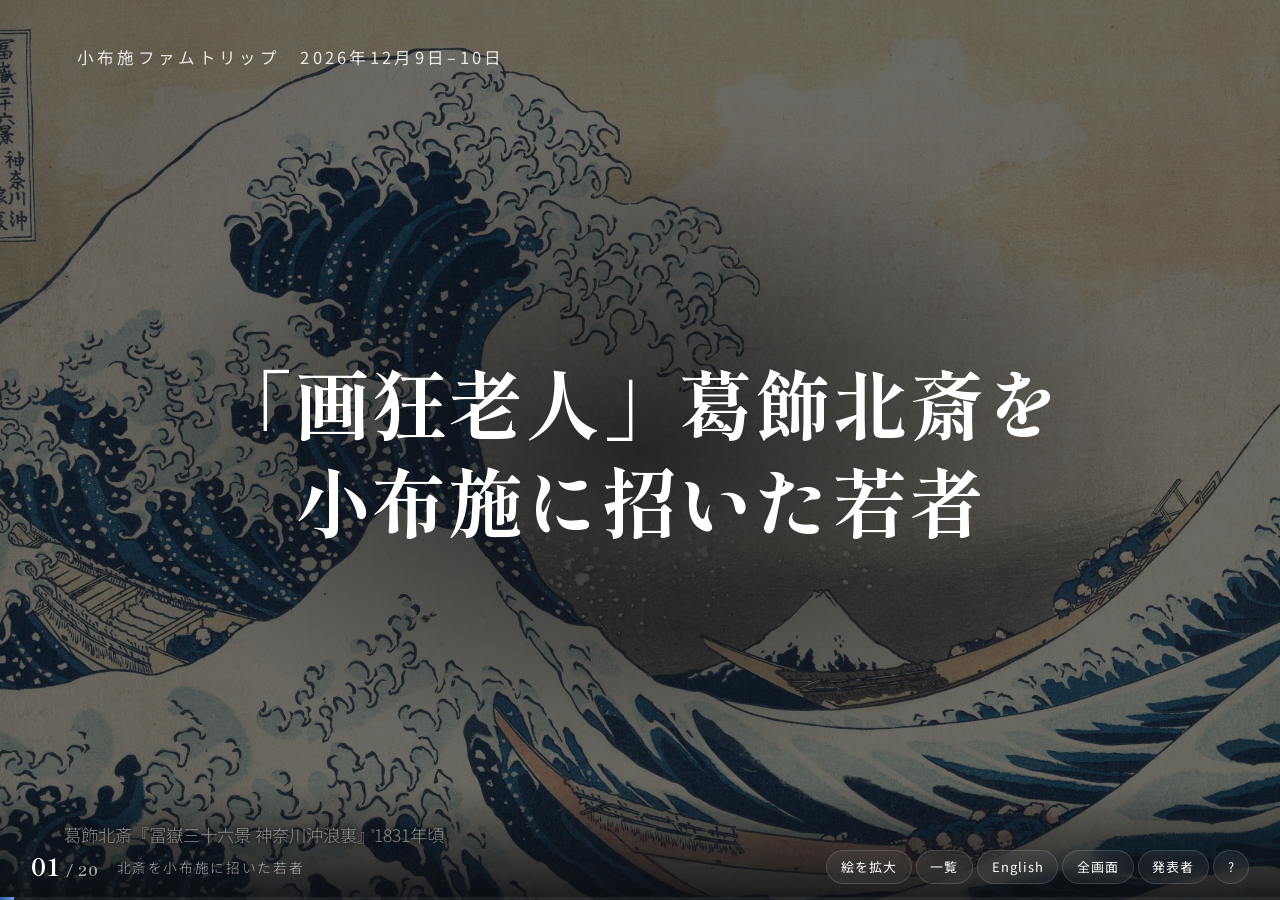
<file: index.html>
<!doctype html>
<html lang="ja">
<head>
<meta charset="utf-8">
<meta name="viewport" content="width=device-width,initial-scale=1">
<title>高井鴻山の目で 小布施</title>
<meta name="description" content="「画狂老人」葛飾北斎を小布施に招いた若者、高井鴻山。小布施ファムトリップのオリエンテーション。Takai Kōzan, the young man who brought Hokusai to Obuse.">
<meta name="theme-color" content="#0b0d11">
<meta property="og:title" content="高井鴻山の目で 小布施 / Obuse through Kōzan’s eyes">
<meta property="og:description" content="「画狂老人」葛飾北斎を小布施に招いた若者。The young man who brought Hokusai to Obuse.">
<meta property="og:type" content="website">
<meta property="og:image" content="thumbs/ja-01.jpg">
<link rel="icon" href="data:image/svg+xml,%3Csvg xmlns='http://www.w3.org/2000/svg' viewBox='0 0 64 64'%3E%3Crect width='64' height='64' rx='12' fill='%230b0d11'/%3E%3Ccircle cx='32' cy='32' r='14' fill='%232a5ba8'/%3E%3Ccircle cx='32' cy='32' r='5' fill='%23ffffff'/%3E%3C/svg%3E">
<link rel="stylesheet" href="css/fonts.css">
<link rel="stylesheet" href="css/deck.css">
</head>
<body>
<!--
  構成（19画面・約20分）
   序      1 タイトル ／ 2 いちばん小さな町 ／ 3 高井鴻山（肖像）
   一 土地  4 川がつくった土地 ／ 5 米が育たない水 ／ 6 道が交わる市場町 ／ 7 人と物と知恵
   二 若者  8 16年 ／ 9 蔵を開く
   三 画狂老人 10 1842年 秋 ／ 11 小布施で描いたもの ／ 12 絵にのめり込む
   四 お金  13 献金・融資・支援 ／ 14 1866年 1万両
   五      15 それでも、教えた ／ 16 鴻山の78年
   終      17 町が受け継いだ ／ 18 この2日間 ／ 19 問い
  操作：→ / Space / クリック＝次　← ＝前　Home / End　L＝日英　F＝全画面　P＝発表者画面　O＝一覧　B＝暗転
  ビルド：data-b="n" はステップ n から表示、data-x="n" はステップ n で消える
-->
<div id="deck">

<!-- 1 タイトル -->
<section class="slide" data-id="title">
  <div class="layer">
    <div class="backdrop" style="background-image:url(img/kanagawa.jpg)"></div>
    <img class="fit kb dimimg" src="img/kanagawa.jpg" data-k="2.2" data-mode="cover" alt="">
  </div>
  <p class="stamp top-l"><span class="ja">小布施ファムトリップ　2026年12月9日–10日</span><span class="en">Obuse FAM trip · 9–10 December 2026</span></p>
  <div class="c shade">
    <h1 class="m fs rv" style="--fs:10.5;line-height:1.3"><span class="ja">「画狂老人」葛飾北斎を<br>小布施に招いた若者</span><span class="en" style="font-size:.92em">The young man who<br>brought Hokusai to Obuse</span></h1>
    <p class="sub big rv en-only" style="--d:1.6s"><span class="en">Hokusai called himself “the old man mad about painting.”</span></p>
  </div>
  <p class="cap"><span class="ja">葛飾北斎『冨嶽三十六景 神奈川沖浪裏』1831年頃</span><span class="en">Hokusai, “The Great Wave,” c. 1831</span></p>
</section>

<!-- 2 いちばん小さな町 -->
<section class="slide" data-id="small">
  <div class="mapbox" data-map="where"></div>
  <div class="scrim-l"></div>
  <div class="lead">
    <h2 class="m fs rv" style="--fs:8.4"><span class="ja">長野県で<br>いちばん小さな町</span><span class="en">Nagano’s<br>smallest town</span></h2>
    <div class="stats">
      <div class="st bd" data-b="1"><b class="m">19.12<small>km²</small></b><span class="ja">面積</span><span class="en">in area</span></div>
      <div class="st bd" data-b="2"><b class="m"><span class="ja">約1万<small>人</small></span><span class="en"><small>about </small>10,000</span></b><span class="ja">人口</span><span class="en">people</span></div>
      <div class="st bd" data-b="3"><b class="m"><span class="ja">約100万<small>人</small></span><span class="en"><small>about </small>1 million</span></b><span class="ja">1年に訪れる人</span><span class="en">visitors a year</span></div>
    </div>
    <p class="ask-q bd" data-b="4"><span class="ja">なぜ、この小さな町に。</span><span class="en">Why this small town?</span></p>
  </div>
</section>

<!-- 3 高井鴻山 -->
<section class="slide" data-id="kozan">
  <p class="kicker rv"><span class="ja">たどっていくと、ひとりの若者に行き着く。</span><span class="en">Trace it back, and you find one young man.</span></p>
  <div class="c row">
    <div class="kz-name">
      <h1 class="m fs rv" style="--fs:11;--d:.6s"><span class="ja">高井鴻山</span><span class="en" style="font-size:.78em">Takai Kōzan</span></h1>
      <p class="kz-meta"><span class="m ai2">1806–1883</span><span class="ja">名は健。鴻山は号</span><span class="en">Personal name 健; Kōzan is his art name</span></p>
      <p class="kz-sum"><span class="ja">小布施の豪農商・高井家の当主。晩年の葛飾北斎を招いて支え、<br>飢饉の救済や献金を重ね、最後は私塾で教えた。</span><span class="en">Head of a wealthy Obuse merchant family. He hosted the aging Hokusai, gave famine relief and money to the nation, and ended his life teaching.</span></p>
      <ol class="kz-tl bd" data-b="1">
        <li><b>1806</b><span class="ja">小布施に生まれる</span><span class="en">Born in Obuse</span></li>
        <li><b>1820</b><span class="ja">15歳で京都へ。のち江戸でも学ぶ</span><span class="en">At 15, to Kyoto; later Edo</span></li>
        <li><b>1836</b><span class="ja">天保の大飢饉。蔵を開く</span><span class="en">Great Tenpō Famine: opens the storehouses</span></li>
        <li><b>1842</b><span class="ja">83歳の北斎を迎える</span><span class="en">Takes in Hokusai, 83</span></li>
        <li><b>1866</b><span class="ja">幕府に1万両の献金を約束</span><span class="en">Promises the shogunate 10,000 ryō</span></li>
        <li><b>1879</b><span class="ja">長野に私塾「高矣義塾」</span><span class="en">Opens a school in Nagano</span></li>
        <li><b>1883</b><span class="ja">78歳で没</span><span class="en">Dies at 78</span></li>
      </ol>
      <p class="sub big bd kz-next" data-b="2"><span class="ja">彼を知るには、まず、この町から。</span><span class="en">To know him, begin with the town.</span></p>
    </div>
    <figure class="por-wrap zoomable" data-cap-ja="高井鴻山像（横山上龍筆）" data-cap-en="Portrait of Takai Kōzan, by Yokoyama Jōryū">
      <img class="fit por" src="img/kozan-portrait.jpg" data-k="2.4" data-box="parent" alt="高井鴻山像">
      <figcaption class="pcap"><span class="ja">横山上龍筆</span><span class="en">by Yokoyama Jōryū</span></figcaption>
    </figure>
  </div>
</section>

<!-- 4 川がつくった土地 -->
<section class="slide" data-id="land">
  <div class="terra" data-crop="wide" data-focus="138.317,36.6948" data-tx=".6" data-ty=".48" data-zoom="1.12">
    <img class="t-img" src="img/terrain-wide.jpg" alt="">
    <img class="t-img bd fade slow" data-b="1" src="img/terrain-wide-fan.jpg" alt="">
    <svg class="t-svg">
      <g data-draw="river:chikuma"></g>
      <g data-draw="river:shinoi"></g>
      <g class="t-mk" data-draw="river:matsukawa"></g>
      <g data-draw="label:chikuma"></g>
      <g data-draw="label:matsukawa"></g>
      <g data-draw="peak:kariya"></g>
      <g data-draw="poi:zenkoji"></g>
      <g class="bd fade" data-b="1" data-draw="apex"></g>
      <g data-draw="boundary"></g>
    </svg>
  </div>
  <div class="scrim-l"></div>
  <p class="chap"><span class="ja">第一章　土地</span><span class="en">I · The land</span></p>
  <h2 class="m fs hd rv" style="--fs:8"><span class="ja">川がつくった土地</span><span class="en">Land made<br>by a river</span></h2>
  <div class="nar">
    <p class="nb bd" data-x="1"><span class="ja">東に雁田山、西に千曲川。</span><span class="en">Mt Kariya to the east, the Chikuma River to the west.</span></p>
    <p class="nb bd" data-b="1" data-x="2"><span class="ja">松川が氾濫をくり返し、山の砂と石を<br>扇の形に広げた。扇状地である。</span><span class="en">The Matsukawa flooded again and again, spreading sand and stone from the mountains into a fan.</span></p>
    <p class="nb bd" data-b="2" data-x="3"><span class="ja">町は、この扇の上にある。<br>面積19.12km²。</span><span class="en">The town sits on that fan: 19.12 km².</span></p>
    <p class="nb bd" data-b="3"><span class="ja">人がいた跡は、約1万年前の石器にさかのぼる。</span><span class="en">Stone tools show people here some 10,000 years ago.</span><small class="src"><span class="ja">雁田山のふもとの遺跡から（町の資料）</span><span class="en">From a site at the foot of Mt Kariya (town records)</span></small></p>
  </div>
  <p class="credit"><span class="ja">地形：国土地理院の標高タイルを加工　川・町境：© OpenStreetMap contributors</span><span class="en">Terrain: GSI elevation tiles, processed · Rivers, boundary: © OpenStreetMap contributors</span></p>
</section>

<!-- 5 米が育たない水 -->
<section class="slide" data-id="kuri">
  <div class="terra" data-crop="town" data-focus="138.326,36.6885" data-tx=".64" data-ty=".5" data-zoom="1.15">
    <img class="t-img" src="img/terrain-town.jpg" alt="">
    <img class="t-img bd fade slow" data-b="1" src="img/terrain-town-fan.jpg" alt="">
    <svg class="t-svg">
      <g data-draw="river:chikuma"></g>
      <g data-draw="river:shinoi"></g>
      <g data-draw="boundary:line"></g>
      <g class="t-mk hot" data-draw="river:matsukawa"></g>
      <g data-draw="upstream"></g>
      <g data-draw="poi:center"></g>
      <g class="bd fade" data-b="1" data-draw="label:fan"></g>
    </svg>
  </div>
  <div class="scrim-l"></div>
  <div class="hd swap left">
    <h2 class="m fs bd" data-x="2" style="--fs:8"><span class="ja">米が育たない水</span><span class="en">Water too<br>sour for rice</span></h2>
    <h2 class="m fs bd" data-b="2" style="--fs:9"><span class="ja">だから、栗。</span><span class="en">So: chestnuts.</span></h2>
  </div>
  <div class="nar">
    <p class="nb bd" data-x="1"><span class="ja">松川の上流は、草津白根山に近い、<br>かつて硫黄を掘った山。水は酸性が強く、<br>田んぼには向かなかった。</span><span class="en">The Matsukawa rises near Kusatsu-Shirane, where sulphur was once mined. Its water was too acidic for rice paddies.</span></p>
    <p class="nb bd" data-b="1" data-x="2"><span class="ja">扇状地は砂と石の土で、水はけがよい。<br>栗がよく育った。</span><span class="en">The fan is sand and gravel and drains fast. Chestnuts did well.</span></p>
    <p class="nb bd" data-b="2" data-x="3"><span class="ja">江戸時代、栗林は藩の「御林」として守られ、<br>栗は将軍家に献上された。</span><span class="en">In the Edo period the groves were guarded as domain forest, and the chestnuts went to the shogun.</span></p>
    <p class="nb bd" data-b="3" data-x="4"><span class="tag"><span class="ja">伝承</span><span class="en">Legend</span></span><span class="ja">室町時代、領主の荻野常倫が<br>故郷の丹波から栗を取り寄せたのが始まり、と伝わる。</span><span class="en">A 15th-century lord, Ogino Tsunetomo, is said to have brought chestnuts from his home province, Tamba.</span></p>
    <p class="nb bd" data-b="4"><span class="ja">1808年、栗の粉で作る菓子「栗落雁」が生まれる。<br>小布施の栗菓子の始まり。</span><span class="en">1808: kuri-rakugan, a sweet made from chestnut flour — the first of Obuse’s chestnut sweets.</span><span class="pin"><span class="ja">1日目　栗菓子工場</span><span class="en">Day 1 · chestnut sweets</span></span></p>
  </div>
  <p class="credit"><span class="ja">地形：国土地理院の標高タイルを加工　川：© OpenStreetMap contributors</span><span class="en">Terrain: GSI elevation tiles, processed · Rivers: © OpenStreetMap contributors</span></p>
</section>

<!-- 6 道が交わる市場町 -->
<section class="slide" data-id="ichi">
  <div class="terra" data-crop="town" data-focus="138.321,36.6925" data-tx=".63" data-ty=".52" data-zoom="1.15">
    <img class="t-img" src="img/terrain-town.jpg" alt="">
    <svg class="t-svg">
      <g data-draw="river:chikuma"></g>
      <g data-draw="river:shinoi"></g>
      <g data-draw="boundary:line"></g>
      <g class="t-mk bd fade" data-b="1" data-draw="river:matsukawa"></g>
      <g class="bd fade" data-x="1" data-draw="old"></g>
      <g class="bd fade" data-b="1" data-draw="levee"></g>
      <g class="bd fade" data-b="2" data-draw="road"></g>
      <g data-draw="poi:center"></g>
      <g data-draw="poi:gansho"></g>
    </svg>
  </div>
  <div class="scrim-l"></div>
  <h2 class="m fs hd rv" style="--fs:8"><span class="ja">道が交わる<br>市場町</span><span class="en">A market<br>where roads met</span></h2>
  <div class="cal38 bd" data-b="3"><div class="cal" id="cal"></div><p class="sub"><span class="ja">3と8の付く日　月に6回</span><span class="en">Every date ending in 3 or 8: six a month</span></p></div>
  <div class="nar">
    <p class="nb bd" data-x="1"><span class="ja">暴れ川の松川は、かつて町の真ん中を流れていた。</span><span class="en">The Matsukawa, a wild river, once ran through the middle of town.</span></p>
    <p class="nb bd" data-b="1" data-x="2"><span class="ja">江戸の初め、町の南東に「千両堤」が築かれ、<br>流れが変わった。洪水は大きく減った。</span><span class="en">In the early 1600s a levee, the Senryō-zutsumi, turned it aside. Floods fell sharply.</span><span class="tagline"><span class="tag"><span class="ja">伝承</span><span class="en">Legend</span></span><span class="ja">福島正則が築いたと伝わる。正則の霊廟は岩松院にある</span><span class="en">It is credited to the warlord Fukushima Masanori, whose mausoleum is at Ganshō-in</span></span><span class="pin"><span class="ja">2日目　岩松院</span><span class="en">Day 2 · Ganshō-in</span></span></p>
    <p class="nb bd" data-b="2" data-x="3"><span class="ja">17世紀の初め、街道に沿って上町・中町・横町などの町並みができた。<br>越後と関東を結ぶ道の、結び目だった。</span><span class="en">Early in the 1600s, streets grew up along the highway — a knot in the roads between Echigo and the Kantō.</span></p>
    <p class="nb bd" data-b="3" data-x="4"><span class="ja">1640年代、3と8の付く日に市が立つ。<br>月に6回の「六斎市」。</span><span class="en">From the 1640s, a market on every date ending in 3 or 8 — six a month.</span></p>
    <p class="nb bd" data-b="4"><span class="ja">18世紀の後半には、北信濃でいちばん大きな市と言われた。</span><span class="en">By the late 1700s it was said to be the biggest market in northern Shinano.</span></p>
  </div>
  <p class="credit"><span class="ja">かつての流れ・千両堤・街道の線は模式図　地形：国土地理院の標高タイルを加工　川：© OpenStreetMap contributors</span><span class="en">Old course, levee and road are schematic · Terrain: GSI, processed · Rivers: © OpenStreetMap contributors</span></p>
</section>

<!-- 7 人と物と知恵 -->
<section class="slide" data-id="tomi">
  <div class="mapbox" data-map="trade"></div>
  <div class="scrim-l"></div>
  <h2 class="m fs hd rv" style="--fs:7.6"><span class="ja">人と物と知恵が<br>交わる町</span><span class="en">Where goods, people<br>and ideas met</span></h2>
  <div class="nar right">
    <p class="nb bd" data-x="1"><span class="ja">江戸の後期、千曲川に舟が通い、<br>市はさらに栄えた。</span><span class="en">In the late Edo period boats ran on the Chikuma, and the market grew.</span></p>
    <p class="nb bd" data-b="1" data-x="2"><span class="ja">菜種油、木綿、穀物、塩、酒。<br>豪農・豪商が育った。</span><span class="en">Rapeseed oil, cotton, grain, salt, sake — and rich farmer-merchants.</span><span class="pin"><span class="ja">1日目　酒蔵</span><span class="en">Day 1 · sake brewery</span></span></p>
    <p class="nb bd" data-b="2" data-x="3"><span class="ja">上町の高井家は、酒・穀物・塩・茶を商い、<br>京の公家・九條家の御用も務めた。<br>近くの藩には、お金を貸した。</span><span class="en">The Takai house traded sake, grain, salt and tea, served the Kujō court family in Kyoto, and lent money to nearby domains.</span></p>
    <p class="nb bd" data-b="3" data-x="4"><span class="ja">富のあるところに、文人が来た。<br>俳人の小林一茶は、小布施のあたりに239泊している。</span><span class="en">Where there was money, writers came. The haiku poet Issa spent 239 nights in and around Obuse.</span><span class="pin"><span class="ja">2日目　岩松院（一茶の句碑）</span><span class="en">Day 2 · Ganshō-in (Issa’s frog pond)</span></span></p>
    <p class="nb big bd" data-b="4"><span class="ja">1806年3月、その高井家に<br>男の子が生まれる。</span><span class="en">In March 1806, a boy was born into the Takai house.</span></p>
  </div>
</section>

<!-- 8 16年 -->
<section class="slide" data-id="study">
  <div class="mapbox" data-map="study"></div>
  <div class="scrim-l"></div>
  <p class="chap"><span class="ja">第二章　若者</span><span class="en">II · The young man</span></p>
  <div class="hd">
    <div class="m fs nw" style="--fs:20">16<span class="u ja">年</span><span class="u en"> years</span></div>
    <p class="sub"><span class="ja">15歳から31歳　京都と江戸で学ぶ</span><span class="en">From 15 to 31, in Kyoto and Edo</span></p>
  </div>
  <div class="nar">
    <p class="nb bd" data-b="1" data-x="2"><span class="ja">1820年、15歳で京都へ。<br>書・絵・和歌・儒学を学ぶ。</span><span class="en">1820, at 15: to Kyoto, for calligraphy, painting, poetry and Confucian learning.</span></p>
    <p class="nb bd" data-b="2" data-x="3"><span class="ja">1827年、ふたたび京都。<br>漢詩を梁川星巌に学ぶ。</span><span class="en">1827: Kyoto again, writing Chinese verse under Yanagawa Seigan.</span></p>
    <p class="nb bd" data-b="3" data-x="4"><span class="ja">1833年、江戸。佐藤一斎に学ぶ。<br>同じ門下に佐久間象山がいた。</span><span class="en">1833: Edo, under Satō Issai. Sakuma Shōzan studied there too.</span><span class="tagline"><span class="tag"><span class="ja">伝承</span><span class="en">Told</span></span><span class="ja">このころ、江戸で北斎と知り合ったとされる</span><span class="en">He is said to have met Hokusai in Edo around then</span></span></p>
    <p class="nb bd" data-b="4"><span class="ja">学んだら、行う。<br>陽明学の「知行合一」が、彼の芯になった。</span><span class="en">Learn, then act. “Knowledge and action are one” became his core.</span></p>
  </div>
</section>

<!-- 9 天保の大飢饉 -->
<section class="slide" data-id="kikin">
  <div class="layer famine-l">
    <img class="fit" src="img/tenpo-famine.jpg" data-k="2.1" data-fw=".5" data-fh=".72" alt="">
    <p class="cap"><span class="ja">『荒歳流民救恤図』（部分）　天保の飢饉で京都に設けられた御救小屋を描いた絵</span><span class="en">Relief huts in Kyoto during the Tenpō famine (detail of a period scroll)</span></p>
  </div>
  <div class="scrim-l"></div>
  <p class="stamp"><span class="ja">1833–1839　天保の大飢饉</span><span class="en">1833–1839 · The Great Tenpō Famine</span></p>
  <h2 class="m fs hd rv" style="--fs:8"><span class="ja">天保の大飢饉</span><span class="en">The Great<br>Tenpō Famine</span></h2>
  <div class="nar">
    <p class="nb bd" data-x="1"><span class="ja">1833年、大雨と洪水、冷害で大凶作になる。<br>1835〜37年がもっとも深刻で、1839年まで続いた。</span><span class="en">In 1833, rain, floods and a cold summer ruined the harvest. It was worst in 1835–37 and lasted until 1839.</span></p>
    <p class="nb bd" data-b="1" data-x="2"><span class="ja">被害はとくに東北で大きかった。<br>全国の人口は5年で約125万人減ったと推計されている。</span><span class="en">The north-east was hit hardest. Japan’s population is estimated to have fallen by about 1.25 million in five years.</span></p>
    <p class="nb bd" data-b="2" data-x="3"><span class="ja">米の値段が跳ね上がり、各地で一揆や打ちこわしが起きた。<br>1837年には大坂で大塩平八郎の乱。</span><span class="en">Rice prices soared. Riots broke out across the country, and in 1837 Ōshio Heihachirō led an uprising in Osaka.</span></p>
    <p class="nb bd" data-b="3"><span class="ja">江戸では21か所に御救小屋が建ち、70万人を超える人が救いを受けた。<br>その年、31歳の鴻山が江戸から小布施に帰ってくる。</span><span class="en">Edo set up relief huts in 21 places; more than 700,000 people received aid. That year, Kōzan, 31, came home to Obuse.</span></p>
  </div>
</section>

<!-- 10 蔵を開く -->
<section class="slide" data-id="kura">
  <div class="kura-light"></div>
  <div class="c kura-c">
    <h1 class="m fs rv" style="--fs:13;--d:1.9s"><span class="ja">蔵を開き、蔵を建てる。</span><span class="en" style="font-size:.6em">He opened storehouses,<br>and built new ones.</span></h1>
    <p class="sub rv" style="--d:3s"><span class="ja">1836　天保の大飢饉　31歳</span><span class="en">1836 · The Great Tenpō Famine · age 31</span></p>
  </div>
  <div class="nar mid">
    <p class="nb bd" data-b="1" data-x="2"><span class="ja">江戸から帰った年、鴻山は父と倉を開き、飢えた人々を救った。</span><span class="en">The year he came home, he and his father opened the storehouses to the hungry.</span></p>
    <p class="nb bd" data-b="2" data-x="3"><span class="tag"><span class="ja">伝承</span><span class="en">Told</span></span><span class="ja">それだけではない。屋敷に土蔵や塀を建てる工事を起こし、<br>町の人を人足として雇って、賃金や米を払ったと伝わる。</span><span class="en">And more: he started building storehouses and walls on the estate, hiring townspeople as labourers and paying them in wages and rice, the story goes.</span></p>
    <p class="nb bd" data-b="3" data-x="4"><span class="ja">ただ配るのではなく、働いた対価として渡す。<br>人々が誇りを失わずに生き延びられるように。</span><span class="en">Not handouts, but pay for work — so people could survive without losing their pride.</span></p>
    <p class="nb bd" data-b="4" data-x="5"><span class="ja">53年前の天明の飢饉では、祖父が404両あまりを献じ、600両を利息なしで貸した。<br>幕府はその功に「高井」の姓を許した。学んだら行う「知行合一」が、孫の鴻山を動かした。</span><span class="en">In the 1783 famine his grandfather gave 404 ryō and lent 600 without interest, and the shogunate granted the name Takai. Kōzan, schooled in “knowledge and action are one,” followed.</span></p>
    <p class="nb bd" data-b="5"><span class="ja">屋敷は間口30間（約54m）、奥行80間（約144m）。1878年の大火で主屋と多くの蔵を失った。<br>焼け残った文庫蔵・屋台庫・穀蔵の3棟が、いまの高井鴻山記念館にある。<br>飢饉のときに建てた蔵の一部が、ここに含まれると考えられている。</span><span class="en">The estate was about 54 m wide and 144 m deep. A fire in 1878 took the main house and most storehouses. Three survived — the library, float and grain storehouses — now the Kōzan Memorial Museum. Some of the famine-era buildings are thought to be among them.</span><span class="pin"><span class="ja">2日目　高井鴻山記念館　焼け残った3棟の蔵</span><span class="en">Day 2 · Kōzan Memorial Museum: the three surviving storehouses</span></span></p>
  </div>
  <div class="door l"></div><div class="door r"></div>
</section>

<!-- 10 1842年 秋 -->
<section class="slide" data-id="meet">
  <div class="kura-light meet-light"></div>
  <div class="layer bd fade hoo-l" data-b="3">
    <img class="fit kb" src="img/hoo.jpg" data-k="1.6" data-fw=".5" data-fh=".84" alt="">
    <p class="cap"><span class="ja">葛飾北斎『鳳凰』</span><span class="en">Katsushika Hokusai, “Phoenix”</span></p>
  </div>
  <p class="chap"><span class="ja">第三章　画狂老人</span><span class="en">III · The old man mad about painting</span></p>
  <p class="stamp"><span class="ja">1842年（天保13年）秋　信濃国 小布施村</span><span class="en">Autumn 1842 · Obuse, Shinano Province</span></p>
  <div class="meet-pair bd" data-x="3">
    <div class="pair">
      <div class="who w37"><div class="m fs" style="--fs:26">37</div><p class="sub"><span class="ja">鴻山</span><span class="en">Kōzan</span></p></div>
      <div class="gap46 m bd fade" data-b="1" style="--d:.9s">+46</div>
      <div class="who w83"><div class="m fs" style="--fs:26">83</div><p class="sub"><span class="ja">北斎</span><span class="en">Hokusai</span></p></div>
    </div>
  </div>
  <div class="nar low">
    <p class="nb bd" data-b="1" data-x="2"><span class="ja">江戸から、83歳の北斎が小布施に来た。<br>迎えたのは37歳の鴻山。46歳の差である。</span><span class="en">Hokusai, 83, came from Edo. His host, Kōzan, was 37 — forty-six years younger.</span></p>
    <p class="nb bd" data-b="2" data-x="3"><span class="ja">江戸では天保の改革で、絵への取り締まりが厳しくなっていた。<br>鴻山は、北斎が自由に描ける場所を用意した。</span><span class="en">In Edo, the Tenpō Reforms were cracking down on lavish pictures. Kōzan gave him a place to paint freely.</span><small class="src"><span class="ja">高井鴻山記念館の説明による。来た理由には諸説ある</span><span class="en">As the Kōzan Memorial Museum explains it; there are other theories</span></small></p>
  </div>
  <div class="quote bd" data-b="3" data-x="4">
    <p class="q-lead"><span class="ja">北斎は75歳のとき、こう書いている。</span><span class="en">At 75, Hokusai had written:</span></p>
    <p class="m q-text"><span class="ja">八十歳にしては益々進み<br>九十歳にて猶其奥意を極め<br>一百歳にして正に神妙ならん歟<br>百有十歳にしては<br>一点一格にして生るがごとくならん</span><span class="en">At eighty I will have improved still more; at ninety I will reach the heart of it; at a hundred, perhaps, the divine. At a hundred and ten, every dot and every line will be alive.</span></p>
    <p class="q-gloss"><span class="ja">80歳でさらに伸び、90歳で奥義を極め、100歳で神の域へ。110歳になれば、点ひとつ、線一本が生きているようになる。</span></p>
    <p class="src"><span class="ja">『富嶽百景』あとがき（1834年）</span><span class="en">Afterword to One Hundred Views of Mt Fuji, 1834</span></p>
  </div>
  <div class="meet-end"><h2 class="m fs bd" data-b="4" style="--fs:9"><span class="ja">83歳は、<br>まだ途中だった。</span><span class="en">At 83,<br>he was not done.</span></h2></div>
</section>

<!-- 11 小布施で描いたもの -->
<section class="slide" data-id="late">
  <div class="late-bg bd fade slow" data-x="1"><div class="bgp half" style="background-image:url(img/ceiling-dragon.jpg)"></div><div class="bgp half r" style="background-image:url(img/ceiling-phoenix.jpg)"></div></div>
  <div class="late-bg bd fade slow" data-b="1" data-x="2"><div class="bgp blur" style="background-image:url(img/dotozu.jpg)"></div><div class="bgp contain" style="background-image:url(img/dotozu.jpg)"></div></div>
  <div class="late-bg bd fade slow" data-b="2"><div class="bgp" style="background-image:url(img/gansho-phoenix.jpg)"></div></div>
  <div class="late-scrim"></div>
  <p class="stamp"><span class="ja">1844–1849　小布施と江戸</span><span class="en">1844–1849 · Obuse and Edo</span></p>
  <h2 class="m fs hd2 rv" style="--fs:6.4"><span class="ja">小布施で描いたもの</span><span class="en">What he painted here</span></h2>
  <div class="odo">
    <p class="sub"><span class="ja">北斎</span><span class="en">Hokusai</span></p>
    <div class="m odo-n"><span class="age" data-ages="85,86,89,90">85</span><span class="u ja">歳</span></div>
    <p class="sub odo-k"><span class="ja">鴻山 <b class="kage" data-ages="39,40,43,44">39</b>歳</span><span class="en">Kōzan, <b class="kage" data-ages="39,40,43,44">39</b></span></p>
    <p class="m odo-y"><span class="yr" data-yrs="1844,1845,1848,1849">1844</span></p>
  </div>
  <div class="works">
    <div class="wk bd" data-x="1">
      <figure class="wk-img zoomable" data-cap-ja="東町祭屋台（北斎館）" data-cap-en="The Higashimachi festival float (Hokusai Museum)"><img src="img/float-higashimachi.webp" alt="東町祭屋台"><figcaption class="wk-c"><span class="ja">東町祭屋台</span><span class="en">Higashimachi float</span></figcaption></figure>
      <p class="wk-t"><span class="ja">東町の祭屋台の天井に、『龍』と『鳳凰』。</span><span class="en">For the ceiling of the Higashimachi festival float: a dragon and a phoenix.</span></p>
      <p class="wk-s"><span class="ja">背景：東町祭屋台の天井絵『龍』と『鳳凰』（部分）</span><span class="en">Behind: the float’s ceiling, “Dragon” and “Phoenix” (detail)</span></p>
      <span class="pin"><span class="ja">1日目　北斎館</span><span class="en">Day 1 · Hokusai Museum</span></span>
    </div>
    <div class="wk bd" data-b="1" data-x="2">
      <figure class="wk-img zoomable" data-cap-ja="上町祭屋台（北斎館）" data-cap-en="The Kanmachi festival float (Hokusai Museum)"><img src="img/float-kanmachi.webp" alt="上町祭屋台"><figcaption class="wk-c"><span class="ja">上町祭屋台</span><span class="en">Kanmachi float</span></figcaption></figure>
      <p class="wk-t"><span class="ja">上町の祭屋台。鴻山が私財で建て、天井を北斎に任せた。大波の『男浪』と『女浪』。</span><span class="en">The Kanmachi float: Kōzan paid for it and gave Hokusai the ceiling — two great waves, “Male” and “Female.”</span></p>
      <p class="wk-s"><span class="ja">縁の花鳥は、北斎の下絵に鴻山が色を塗ったと考えられている。この年は3月から9月まで、半年あまり滞在したとみられる。</span><span class="en">The flowers and birds on the border are thought to be Kōzan’s colouring over Hokusai’s drawing. That year Hokusai seems to have stayed from March to September.</span></p>
      <span class="pin"><span class="ja">1日目　北斎館</span><span class="en">Day 1 · Hokusai Museum</span></span>
    </div>
    <div class="wk bd" data-b="2" data-x="3">
      <p class="wk-t"><span class="ja">岩松院の本堂の天井に『八方睨み鳳凰図』。畳21枚分。</span><span class="en">The Phoenix on the ceiling of Ganshō-in’s main hall: the size of 21 tatami mats.</span></p>
      <p class="wk-s"><span class="ja">完成は1848年、北斎89歳とされる。寺によれば、約1年をかけて描かれ、一度も塗り替えていない。</span><span class="en">Finished, it is thought, in 1848, when he was 89. The temple says it took about a year and has never been repainted.</span></p>
      <p class="wk-s"><span class="ja">背景：岩松院『八方睨み鳳凰図』（岩松院公式サイトより）</span><span class="en">Behind: Ganshō-in’s Phoenix (image from the temple’s website)</span></p>
      <span class="pin"><span class="ja">2日目　岩松院</span><span class="en">Day 2 · Ganshō-in</span></span>
    </div>
    <div class="wk bd" data-b="3">
      <p class="wk-t"><span class="ja">1849年4月、江戸で没。90歳。</span><span class="en">April 1849: he died in Edo, at 90.</span></p>
      <p class="m wk-q"><span class="ja">天我をして五年の命を保たしめば<br>真正の画工となるを得べし</span><span class="en">“If heaven would grant me five more years, I could become a true painter.”</span></p>
      <p class="wk-s"><span class="ja">「天があと5年の命をくれたら、本物の絵描きになれるのに」。最期の言葉と伝わる（飯島虚心『葛飾北斎伝』）。</span><span class="en">His last words, as reported in an 1893 biography.</span></p>
    </div>
  </div>
</section>

<!-- 12 絵にのめり込む -->
<section class="slide" data-id="art">
  <h1 class="m fs gal-t rv" data-x="3" style="--fs:7"><span class="ja">絵に、のめり込んだ。</span><span class="en">Lost in painting.</span></h1>
  <p class="sub gal-s2 rv" data-x="3" style="--d:.8s"><span class="ja">花鳥、山水、人物。晩年は、妖怪をたくさん描いた。</span><span class="en">Flowers and birds, landscapes, people — and, later in life, many yōkai.</span></p>
  <div class="gal bd" data-x="3">
    <figure class="zoomable" style="--d:.5s" data-cap-ja="高井鴻山の花の絵" data-cap-en="Flowers, by Takai Kōzan"><img src="img/kozan-flowers.jpg" alt="高井鴻山の花の絵"><figcaption><span class="ja">花</span><span class="en">Flowers</span></figcaption></figure>
    <figure class="zoomable bd" data-b="1" data-cap-ja="高井鴻山の妖怪画" data-cap-en="Yōkai, by Takai Kōzan"><img src="img/kozan-yokai-scroll.jpg" alt="高井鴻山の妖怪画"><figcaption><span class="ja">妖怪</span><span class="en">Yōkai</span></figcaption></figure>
    <figure class="zoomable bd wide" data-b="2" data-cap-ja="高井鴻山の妖怪画" data-cap-en="Yōkai, by Takai Kōzan"><img src="img/kozan-yokai-ride.jpg" alt="高井鴻山の妖怪画"><figcaption><span class="ja">妖怪</span><span class="en">Yōkai</span></figcaption></figure>
  </div>
  <div class="layer bd fade" data-b="3" data-x="4">
    <div class="backdrop" style="background-image:url(img/kozan-yokai-wide.jpg)"></div>
    <img class="fit kb" src="img/kozan-yokai-wide.jpg" data-k="1.8" data-fw=".96" data-fh=".9" alt="">
    <div class="art-q"><p class="m"><span class="ja">「目を閉じると、<br>妖怪が現れる」</span><span class="en">“When I close my eyes, the yōkai appear.”</span></p><p class="sub"><span class="tag"><span class="ja">伝承</span><span class="en">Told</span></span><span class="ja">鴻山はそう言ったという</span><span class="en">So Kōzan is said to have put it</span></p></div>
    <p class="cap"><span class="ja">高井鴻山の妖怪画（部分）</span><span class="en">Yōkai by Takai Kōzan (detail)</span></p>
  </div>
  <div class="layer bd fade" data-b="4">
    <div class="backdrop" style="background-image:url(img/zo-tojin.jpg)"></div>
    <img class="fit kb" src="img/zo-tojin.jpg" data-k="2.3" data-fw=".9" data-fh=".74" alt="">
    <p class="cap"><span class="ja">『象と唐人図』　北斎の下絵をもとに、鴻山が描いた屏風</span><span class="en">“Elephant and Chinese Men”: a screen Kōzan painted from Hokusai’s drawing</span></p>
    <span class="pin corner-pin"><span class="ja">2日目　高井鴻山記念館</span><span class="en">Day 2 · Kōzan Memorial Museum</span></span>
  </div>
</section>

<!-- 13 献金・融資・支援 -->
<section class="slide" data-id="money">
  <p class="chap"><span class="ja">第四章　お金の使い方</span><span class="en">IV · How he used his money</span></p>
  <h2 class="m fs hd2 rv" style="--fs:7"><span class="ja">献金・融資・支援</span><span class="en">Gifts, loans, patronage</span></h2>
  <div class="cols solo">
    <div class="col bd" data-b="1">
      <p class="m col-h"><span class="ja">融資</span><span class="en">Loans</span></p>
      <div class="ent"><b class="m"><span class="ja">藩</span><span class="en">Domains</span></b><p><span class="ja">松代・飯山・須坂などの藩に、お金を貸した</span><span class="en">Lent to Matsushiro, Iiyama, Suzaka and other domains</span></p></div>
      <div class="ent"><b class="m">70,000<small>両</small></b><p><span class="tag"><span class="ja">伝承</span><span class="en">Told</span></span><span class="ja">飯山藩の借りは7万両にのぼったという</span><span class="en">Iiyama’s debt reportedly reached 70,000 ryō</span></p></div>
      <div class="ent"><b class="m">0%</b><p><span class="ja">頼まれれば、利息をとらずに貸した</span><span class="en">Lent to people without interest when asked</span></p></div>
    </div>
    <div class="col bd" data-b="2">
      <p class="m col-h"><span class="ja">献金</span><span class="en">Gifts</span></p>
      <div class="ent"><b class="m">500<small>両</small></b><p><span class="ja">1847　善光寺大地震の救恤金</span><span class="en">1847 · relief after the Zenkōji earthquake</span></p></div>
      <div class="ent"><b class="m">100<small>両</small></b><p><span class="ja">1847　九條家の娘の入内に</span><span class="en">1847 · for a Kujō daughter entering the court</span></p></div>
      <div class="ent"><b class="m"><span class="ja">籾</span><span class="en">Rice</span></b><p><span class="ja">1853　品川台場の築造に</span><span class="en">1853 · for the Shinagawa forts</span></p></div>
      <div class="ent"><b class="m"><span class="ja">献金</span><span class="en">Gift</span></b><p><span class="ja">1860　和宮の降嫁に</span><span class="en">1860 · for Princess Kazu’s wedding</span></p></div>
      <div class="ent hot"><b class="m">10,000<small>両</small></b><p><span class="ja">1866　幕府へ。約束した額</span><span class="en">1866 · to the shogunate, promised</span></p></div>
    </div>
    <div class="col bd" data-b="3">
      <p class="m col-h"><span class="ja">支援</span><span class="en">Patronage</span></p>
      <div class="ent"><b class="m">1842</b><p><span class="ja">北斎に、描く部屋と時間を</span><span class="en">A room and time to paint, for Hokusai</span></p></div>
      <div class="ent"><b class="m">1845</b><p><span class="ja">上町祭屋台を私財で建てる</span><span class="en">The Kanmachi float, out of his own pocket</span></p></div>
      <div class="ent"><b class="m"><span class="ja">翛然楼</span><span class="en">Salon</span></b><p><span class="ja">書斎に文人や志士が集い、語り合った</span><span class="en">Writers and activists met and argued in his study</span></p></div>
      <span class="pin"><span class="ja">1日目　客殿のサロン</span><span class="en">Day 1 · the salon</span></span>
      <span class="pin"><span class="ja">2日目　翛然楼</span><span class="en">Day 2 · Yūzen-rō</span></span>
    </div>
  </div>
  <p class="foot bd" data-b="4"><span class="ja">記録に残る献金は、約束した分を含めて約1万600両。</span><span class="en">Gifts on record, the promise included: about 10,600 ryō.</span></p>
</section>

<!-- 14 1866年 1万両 -->
<section class="slide" data-id="pledge">
  <p class="stamp"><span class="ja">1866年（慶応2年）　鴻山61歳</span><span class="en">1866 · Kōzan, 61</span></p>
  <div class="pl-top">
    <div class="m fs nw" style="--fs:19"><span class="cnt" data-from="0" data-to="10000">0</span><span class="u ja">両</span><span class="u en"> ryō</span></div>
    <p class="sub big"><span class="ja">今のお金で数億円。<small>換算のしかたで約1億〜13億円</small></span><span class="en">Several hundred million yen today. <small>About ¥100 million–1.3 billion, depending on the method</small></span></p>
  </div>
  <div class="nar low wide">
    <p class="nb bd" data-b="1" data-x="2"><span class="ja">幕府の役人が、献金を求めて来た。鴻山は答えた。<br>「献金の額を限る必要はない」</span><span class="en">Shogunate officials came asking for money. Kōzan told them: “There is no need to set a limit.”</span></p>
    <p class="nb bd" data-b="2" data-x="3"><span class="tag"><span class="ja">伝承</span><span class="en">Told</span></span><span class="ja">威張る役人に「借金をする者が威張るな」という戯画を描いて見せ、<br>大笑いしたという。</span><span class="en">Then, the story goes, he drew the haughty officials a cartoon — “Borrowers shouldn’t swagger” — and laughed.</span></p>
    <p class="nb bd" data-b="3" data-x="4"><span class="ja">話は勘定奉行の小栗忠順に届き、1万両の約束が結ばれた。<br>5,000・1,000・4,000両に分け、7年で納める。<br>そのために、農地や蔵を質に入れた。</span><span class="en">Word reached the finance commissioner, Oguri Tadamasa. The deal: 10,000 ryō in three parts, over seven years. Kōzan pawned farmland and storehouses to raise it.</span></p>
    <p class="nb bd" data-b="4" data-x="5"><span class="ja">翌1867年、幕府は政権を朝廷に返した。<br>約束は、意味を失った。</span><span class="en">In 1867 the shogunate handed power back to the emperor. The promise lost its meaning.</span></p>
    <p class="nb big bd" data-b="5"><span class="ja">実際に払った額は、記録に残っていない。</span><span class="en">How much he actually paid is not on record.</span></p>
  </div>
</section>

<!-- 15 それでも、教えた -->
<section class="slide" data-id="teach">
  <div class="lamp"></div>
  <p class="chap"><span class="ja">第五章　晩年</span><span class="en">V · Later years</span></p>
  <div class="c">
    <h1 class="m fs bd" data-x="1" style="--fs:12"><span class="ja">資産が底をついた。</span><span class="en" style="font-size:.9em">His fortune ran out.</span></h1>
  </div>
  <div class="c teach-c">
    <h1 class="m fs bd" data-b="1" style="--fs:12"><span class="ja">それでも、教えた。</span><span class="en" style="font-size:.9em">Still, he taught.</span></h1>
    <div class="nar inline">
      <p class="nb bd" data-b="1" data-x="2" style="--d:.8s"><span class="ja">1879年、74歳。長野に私塾「高矣義塾」を開く。<br>授業料はぎりぎりまで下げ、学ぶ気のある人を誰も断らなかった。</span><span class="en">1879, at 74: a private school in Nagano, Takai Gijuku. He kept the fees as low as he could and turned away no one who wanted to learn.</span></p>
      <p class="nb bd" data-b="2" data-x="3"><span class="ja">卒業生の多くは小学校の校長になった。<br>唱歌「ふるさと」を作詞した高野辰之の父も、ここで学んだ。</span><span class="en">Many graduates became school principals. The father of Takano Tatsuyuki, who wrote the song “Furusato,” studied here.</span></p>
      <p class="nb bd" data-b="3"><span class="ja">1883年2月6日、78歳で没。<br>葬儀には236人が集まった。</span><span class="en">He died on 6 February 1883, at 78. 236 people came to his funeral.</span></p>
    </div>
  </div>
</section>

<!-- 16 鴻山の78年 -->
<section class="slide" data-id="timeline" data-steps="2">
  <p class="sub top rv"><span class="ja">鴻山の78年</span><span class="en">Kōzan’s 78 years</span></p>
  <div class="tlx tl-full"><div class="tl-tip"></div></div>
</section>

<!-- 17 町が受け継いだ -->
<section class="slide" data-id="legacy">
  <p class="chap"><span class="ja">終章　それから</span><span class="en">Epilogue</span></p>
  <h2 class="m fs hd2 rv" style="--fs:7"><span class="ja">町が、受け継いだ</span><span class="en">The town kept it</span></h2>
  <div class="years">
    <div class="yrw bd" data-b="0"><b class="m">1842</b><p><span class="ja">北斎が来た。</span><span class="en">Hokusai arrives.</span></p></div>
    <div class="yrw bd" data-b="1"><b class="m">1976</b><p><span class="ja">町が北斎館を建てる。最初の年に3万4000人が訪れた。</span><span class="en">The town builds the Hokusai Museum. 34,000 visitors come in the first year.</span></p></div>
    <div class="yrw bd" data-b="2"><b class="m"><span class="ja">1980年代</span><span class="en">1980s</span></b><p><span class="ja">町並みを整える。合言葉は「内は自分のもの、外はみんなのもの」。栗の小径の足もとは、栗の木。</span><span class="en">The streets are restored. The motto: “The inside is mine; the outside is everyone’s.” The Chestnut Lane is paved with chestnut wood.</span><span class="pin"><span class="ja">1日目　まちあるき</span><span class="en">Day 1 · town walk</span></span></p></div>
    <div class="yrw bd" data-b="3"><b class="m">2000</b><p><span class="ja">オープンガーデン。いま130軒を超える家が、庭を人に開いている。</span><span class="en">Open Gardens: more than 130 households now open their gardens to visitors.</span></p></div>
    <div class="yrw you bd" data-b="4"><b class="m">2026.12.9</b><p><span class="ja">あなたが来た。</span><span class="en">You arrive.</span></p></div>
  </div>
</section>

<!-- 18 この2日間 -->
<section class="slide" data-id="days">
  <h1 class="m fs days-t rv" style="--fs:8"><span class="ja">この2日間</span><span class="en">Your two days</span></h1>
  <div class="dayrows">
    <div class="dayrow"><span class="dl"><span class="ja">1日目</span><span class="en">Day 1</span></span>
      <div class="pt" style="--k:0"><i class="dot"></i><span class="pl"><span class="ja">まちあるき</span><span class="en">Town walk</span></span></div>
      <div class="pt" style="--k:1"><i class="dot"></i><span class="pl"><span class="ja">北斎館</span><span class="en">Hokusai Museum</span></span></div>
      <div class="pt" style="--k:2"><i class="dot"></i><span class="pl"><span class="ja">酒蔵・栗菓子工場</span><span class="en">Sake, chestnut sweets</span></span></div>
      <div class="pt" style="--k:3"><i class="dot"></i><span class="pl"><span class="ja">客殿のサロン</span><span class="en">The salon</span></span></div>
    </div>
    <div class="dayrow"><span class="dl"><span class="ja">2日目</span><span class="en">Day 2</span></span>
      <div class="pt" style="--k:4"><i class="dot"></i><span class="pl"><span class="ja">岩松院</span><span class="en">Ganshō-in Temple</span></span></div>
      <div class="pt" style="--k:5"><i class="dot"></i><span class="pl"><span class="ja">翛然楼</span><span class="en">Yūzen-rō, his study</span></span></div>
    </div>
  </div>
  <div class="look bd" data-b="1" data-x="2"><p class="lk"><span class="ja">足もとは、栗の木のブロック（栗の小径）</span><span class="en">Underfoot: chestnut-wood blocks on the Chestnut Lane</span></p><p class="q"><span class="ja">この道を、200年前に誰が歩いたでしょう</span><span class="en">Who walked this street 200 years ago?</span></p></div>
  <div class="look bd" data-b="2" data-x="3"><p class="lk"><span class="ja">祭屋台の天井を見上げる。86歳の北斎の大波</span><span class="en">Look up at the float ceiling: the waves he painted at 86</span></p><p class="q"><span class="ja">86歳の画家に、この天井を描かせたのは誰でしょう</span><span class="en">Who had an 86-year-old paint this ceiling?</span></p></div>
  <div class="look bd" data-b="3" data-x="4"><p class="lk"><span class="ja">酸っぱい川の土地が育てた栗と、町を富ませた酒</span><span class="en">Chestnuts from the sour river’s land, and the sake that made fortunes</span></p><p class="q"><span class="ja">町の富は、どこで生まれ、どこへ使われたのでしょう</span><span class="en">Where was the town’s wealth made, and spent?</span></p></div>
  <div class="look bd" data-b="4" data-x="5"><p class="lk"><span class="ja">人が集い、語り合うための部屋</span><span class="en">A room made for people to gather and talk</span></p><p class="q"><span class="ja">形が残ると、何が受け継がれるのでしょう</span><span class="en">When a form survives, what is handed down?</span></p></div>
  <div class="look bd" data-b="5" data-x="6"><p class="lk"><span class="ja">どこから見ても目が合う鳳凰。寺によれば、隠し絵がある</span><span class="en">A phoenix that meets your eye from anywhere — and, the temple says, a hidden picture</span><small class="tip"><span class="ja">本堂は冷えます。堂内は撮影できません</span><span class="en">The hall is cold. No photos inside.</span></small></p><p class="q"><span class="ja">画材と部屋と時間を用意したのは誰でしょう</span><span class="en">Who gave him paint, a room, and time?</span></p></div>
  <div class="look bd" data-b="6"><p class="lk"><span class="ja">鴻山と佐久間象山が押し合ったという火鉢。2階からは、北斎らが眺めた雁田山</span><span class="en">The brazier Kōzan and Sakuma Shōzan are said to have shoved back and forth; upstairs, the view of Mt Kariya that Hokusai knew</span></p><p class="q"><span class="ja">この部屋で、彼らは何を語り合ったのでしょう</span><span class="en">What did they talk about in this room?</span></p></div>
</section>

<!-- 19 問い -->
<section class="slide" data-id="why">
  <div class="layer why-bg">
    <div class="backdrop" style="background-image:url(img/kozan-portrait.jpg)"></div>
    <img class="fit kb" src="img/kozan-portrait.jpg" data-k="4" data-fw="1" data-fh="1" alt="">
  </div>
  <div class="glow"></div>
  <div class="c" style="gap:calc(var(--u)*4)">
    <h1 class="m fs bd" data-x="1" style="--fs:12"><span class="ja">なぜ、<br>そこまで支えたのか。</span><span class="en" style="font-size:.86em">Why did he<br>go so far?</span></h1>
  </div>
  <div class="c" style="gap:calc(var(--u)*4)">
    <p class="sub big bd" data-b="1"><span class="ja">サロン文化という支援とつながりは、</span><span class="en">The salon: support, and people connected.</span></p>
    <h1 class="m fs bd" data-b="1" style="--fs:12;--d:.8s"><span class="ja">小布施に<br>何を残したのか。</span><span class="en" style="font-size:.86em">What did it<br>leave in Obuse?</span></h1>
  </div>
</section>

</div>

<div id="black"></div>

<!-- ===== 操作 UI ===== -->
<div id="edgeL" class="edge" aria-hidden="true"><i></i></div>
<div id="edgeR" class="edge" aria-hidden="true"><i></i></div>
<div id="hud">
  <div class="bar">
    <div id="count" class="m"><b>01</b><span>/ 20</span></div>
    <div id="title" class="ttl"></div>
    <div class="ctl">
      <button type="button" data-act="inspect" class="only-art" title="Z"><span class="ja">絵を拡大</span><span class="en">Zoom</span></button>
      <button type="button" data-act="overview" title="O"><span class="ja">一覧</span><span class="en">Index</span></button>
      <button type="button" data-act="lang" title="L"><span class="ja">English</span><span class="en">日本語</span></button>
      <button type="button" data-act="full" class="no-ios" title="F"><span class="ja">全画面</span><span class="en">Full screen</span></button>
      <button type="button" data-act="presenter" class="no-touch" title="P"><span class="ja">発表者</span><span class="en">Presenter</span></button>
      <button type="button" data-act="help" title="?" aria-label="help">?</button>
    </div>
  </div>
  <div id="prog"><i></i></div>
</div>

<div id="hint" aria-hidden="true">
  <span class="ja no-touch-i">→ ・ クリック ・ スクロールで進む</span><span class="en no-touch-i">→ · click · scroll to continue</span>
  <span class="ja touch-i">タップ ・ スワイプで進む</span><span class="en touch-i">Tap or swipe to continue</span>
</div>

<div id="ov" class="overlay" role="dialog" aria-modal="true" aria-label="Index" hidden>
  <div class="ov-head"><p class="m"><span class="ja">一覧</span><span class="en">Index</span></p><button type="button" data-act="close" class="x" aria-label="close">×</button></div>
  <div id="ovGrid" class="ov-grid"></div>
</div>

<div id="help" class="overlay" role="dialog" aria-modal="true" aria-label="Help" hidden>
  <div class="help-in">
    <p class="m help-t"><span class="ja">操作</span><span class="en">Controls</span></p>
    <dl>
      <dt>→ ・ Space ・ <span class="ja">クリック</span><span class="en">click</span></dt><dd><span class="ja">次へ</span><span class="en">Next</span></dd>
      <dt>←</dt><dd><span class="ja">前へ（画面の左側クリックでも）</span><span class="en">Back (or click the left edge)</span></dd>
      <dt><span class="ja">スワイプ ・ スクロール</span><span class="en">Swipe · scroll</span></dt><dd><span class="ja">進む ／ 戻る</span><span class="en">Next / back</span></dd>
      <dt>Home ・ End</dt><dd><span class="ja">最初 ／ 最後</span><span class="en">First / last</span></dd>
      <dt>O</dt><dd><span class="ja">一覧から選ぶ</span><span class="en">Index of all screens</span></dd>
      <dt>Z</dt><dd><span class="ja">絵を拡大して細部を見る</span><span class="en">Zoom into a painting</span></dd>
      <dt>L</dt><dd><span class="ja">日本語 ／ English</span><span class="en">日本語 / English</span></dd>
      <dt><span class="ja">絵</span><span class="en">Paintings</span></dt><dd><span class="ja">クリックで大きく見る</span><span class="en">Click to enlarge</span></dd>
      <dt>F</dt><dd><span class="ja">全画面</span><span class="en">Full screen</span></dd>
      <dt>P</dt><dd><span class="ja">発表者画面（台本・次の画面・タイマー）</span><span class="en">Presenter view (script, next, timer)</span></dd>
      <dt>B</dt><dd><span class="ja">暗転</span><span class="en">Black screen</span></dd>
    </dl>
    <p class="sub help-x"><span class="ja">どこかをクリックで閉じる</span><span class="en">Click anywhere to close</span></p>
  </div>
</div>

<div id="lb" class="overlay lb" role="dialog" aria-modal="true" aria-label="Image" hidden><figure><img alt=""><figcaption class="lbcap"></figcaption></figure><button type="button" data-act="close" class="x" aria-label="close">×</button></div>
<script src="js/notes.js"></script>
<script src="js/japan.js"></script>
<script src="js/obuse-map.js"></script>
<script src="js/obuse.js"></script>
<script src="js/timeline.js"></script>
<script src="js/ui.js"></script>
<script src="js/deck.js"></script>
</body>
</html>
</file>
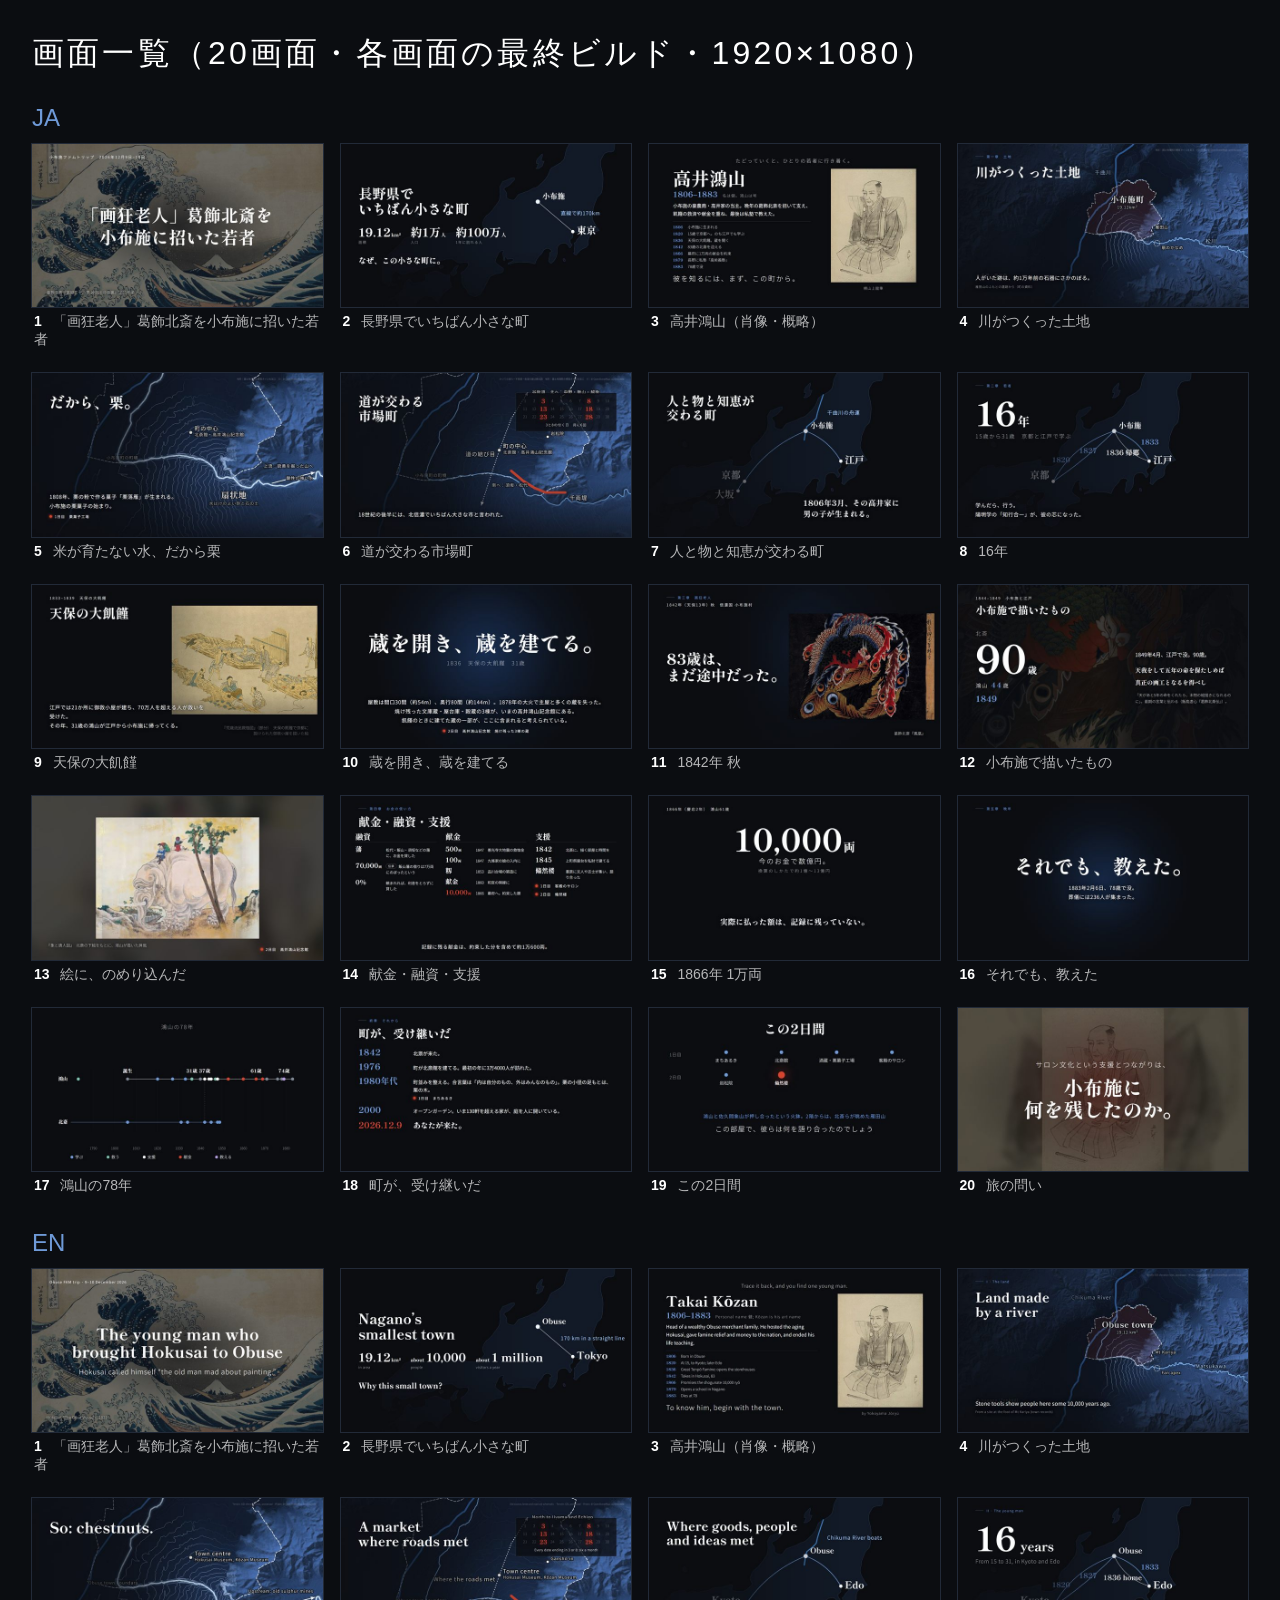
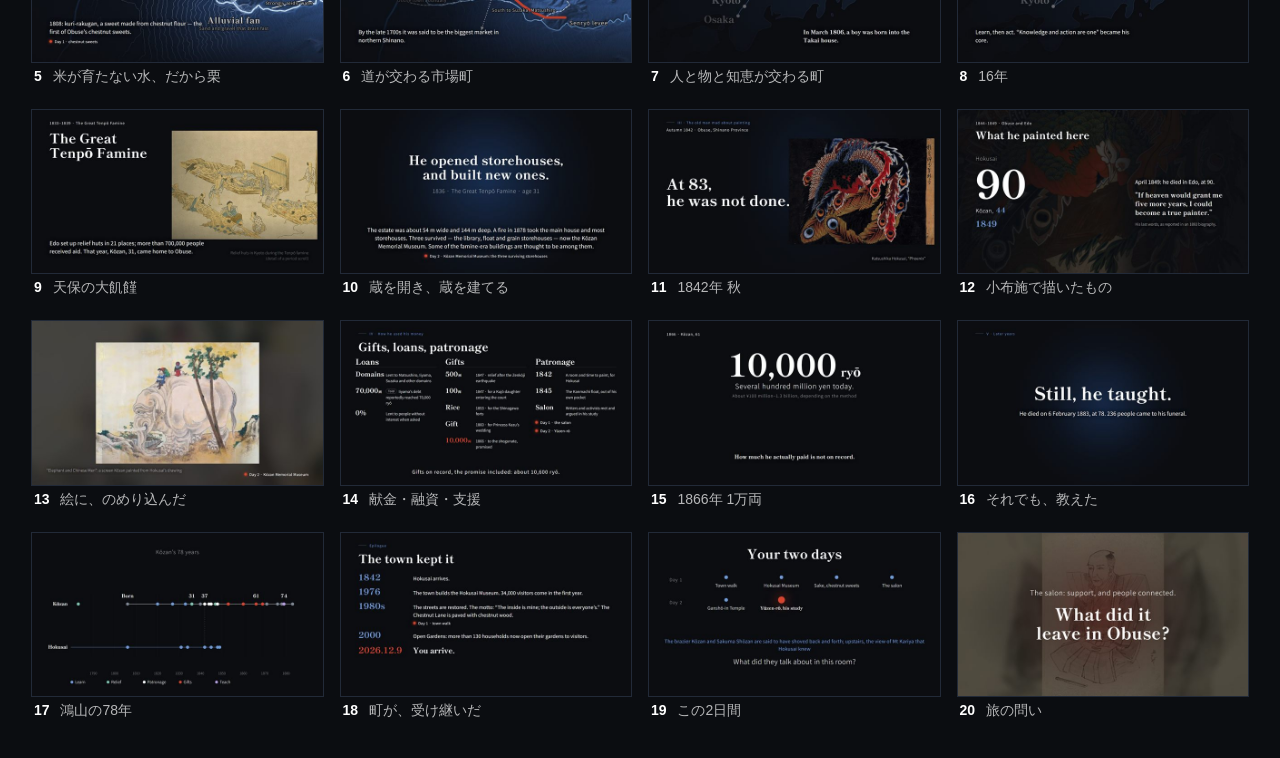
<file: contact-sheet.html>
<!doctype html><html lang=ja><head><meta charset=utf-8><title>画面一覧</title><style>body{margin:0;padding:32px;background:#0b0d11;color:#fff;font-family:'Noto Sans JP',sans-serif}h1{font-weight:300;letter-spacing:.1em;margin:0 0 8px}h2{font-weight:300;color:#6f9ad8;margin:28px 0 12px}.g{display:grid;grid-template-columns:repeat(4,1fr);gap:18px}figure{margin:0}img{width:100%;display:block;outline:1px solid #222a38}figcaption{font-size:14px;color:rgba(255,255,255,.7);padding:6px 2px}b{color:#fff;margin-right:.5em}</style></head><body><h1>画面一覧（20画面・各画面の最終ビルド・1920×1080）</h1><h2>JA</h2><div class=g><figure><img src="thumbs/ja-01.jpg"><figcaption><b>1</b> 「画狂老人」葛飾北斎を小布施に招いた若者</figcaption></figure><figure><img src="thumbs/ja-02.jpg"><figcaption><b>2</b> 長野県でいちばん小さな町</figcaption></figure><figure><img src="thumbs/ja-03.jpg"><figcaption><b>3</b> 高井鴻山（肖像・概略）</figcaption></figure><figure><img src="thumbs/ja-04.jpg"><figcaption><b>4</b> 川がつくった土地</figcaption></figure><figure><img src="thumbs/ja-05.jpg"><figcaption><b>5</b> 米が育たない水、だから栗</figcaption></figure><figure><img src="thumbs/ja-06.jpg"><figcaption><b>6</b> 道が交わる市場町</figcaption></figure><figure><img src="thumbs/ja-07.jpg"><figcaption><b>7</b> 人と物と知恵が交わる町</figcaption></figure><figure><img src="thumbs/ja-08.jpg"><figcaption><b>8</b> 16年</figcaption></figure><figure><img src="thumbs/ja-09.jpg"><figcaption><b>9</b> 天保の大飢饉</figcaption></figure><figure><img src="thumbs/ja-10.jpg"><figcaption><b>10</b> 蔵を開き、蔵を建てる</figcaption></figure><figure><img src="thumbs/ja-11.jpg"><figcaption><b>11</b> 1842年 秋</figcaption></figure><figure><img src="thumbs/ja-12.jpg"><figcaption><b>12</b> 小布施で描いたもの</figcaption></figure><figure><img src="thumbs/ja-13.jpg"><figcaption><b>13</b> 絵に、のめり込んだ</figcaption></figure><figure><img src="thumbs/ja-14.jpg"><figcaption><b>14</b> 献金・融資・支援</figcaption></figure><figure><img src="thumbs/ja-15.jpg"><figcaption><b>15</b> 1866年 1万両</figcaption></figure><figure><img src="thumbs/ja-16.jpg"><figcaption><b>16</b> それでも、教えた</figcaption></figure><figure><img src="thumbs/ja-17.jpg"><figcaption><b>17</b> 鴻山の78年</figcaption></figure><figure><img src="thumbs/ja-18.jpg"><figcaption><b>18</b> 町が、受け継いだ</figcaption></figure><figure><img src="thumbs/ja-19.jpg"><figcaption><b>19</b> この2日間</figcaption></figure><figure><img src="thumbs/ja-20.jpg"><figcaption><b>20</b> 旅の問い</figcaption></figure></div><h2>EN</h2><div class=g><figure><img src="thumbs/en-01.jpg"><figcaption><b>1</b> 「画狂老人」葛飾北斎を小布施に招いた若者</figcaption></figure><figure><img src="thumbs/en-02.jpg"><figcaption><b>2</b> 長野県でいちばん小さな町</figcaption></figure><figure><img src="thumbs/en-03.jpg"><figcaption><b>3</b> 高井鴻山（肖像・概略）</figcaption></figure><figure><img src="thumbs/en-04.jpg"><figcaption><b>4</b> 川がつくった土地</figcaption></figure><figure><img src="thumbs/en-05.jpg"><figcaption><b>5</b> 米が育たない水、だから栗</figcaption></figure><figure><img src="thumbs/en-06.jpg"><figcaption><b>6</b> 道が交わる市場町</figcaption></figure><figure><img src="thumbs/en-07.jpg"><figcaption><b>7</b> 人と物と知恵が交わる町</figcaption></figure><figure><img src="thumbs/en-08.jpg"><figcaption><b>8</b> 16年</figcaption></figure><figure><img src="thumbs/en-09.jpg"><figcaption><b>9</b> 天保の大飢饉</figcaption></figure><figure><img src="thumbs/en-10.jpg"><figcaption><b>10</b> 蔵を開き、蔵を建てる</figcaption></figure><figure><img src="thumbs/en-11.jpg"><figcaption><b>11</b> 1842年 秋</figcaption></figure><figure><img src="thumbs/en-12.jpg"><figcaption><b>12</b> 小布施で描いたもの</figcaption></figure><figure><img src="thumbs/en-13.jpg"><figcaption><b>13</b> 絵に、のめり込んだ</figcaption></figure><figure><img src="thumbs/en-14.jpg"><figcaption><b>14</b> 献金・融資・支援</figcaption></figure><figure><img src="thumbs/en-15.jpg"><figcaption><b>15</b> 1866年 1万両</figcaption></figure><figure><img src="thumbs/en-16.jpg"><figcaption><b>16</b> それでも、教えた</figcaption></figure><figure><img src="thumbs/en-17.jpg"><figcaption><b>17</b> 鴻山の78年</figcaption></figure><figure><img src="thumbs/en-18.jpg"><figcaption><b>18</b> 町が、受け継いだ</figcaption></figure><figure><img src="thumbs/en-19.jpg"><figcaption><b>19</b> この2日間</figcaption></figure><figure><img src="thumbs/en-20.jpg"><figcaption><b>20</b> 旅の問い</figcaption></figure></div></body></html>
</file>
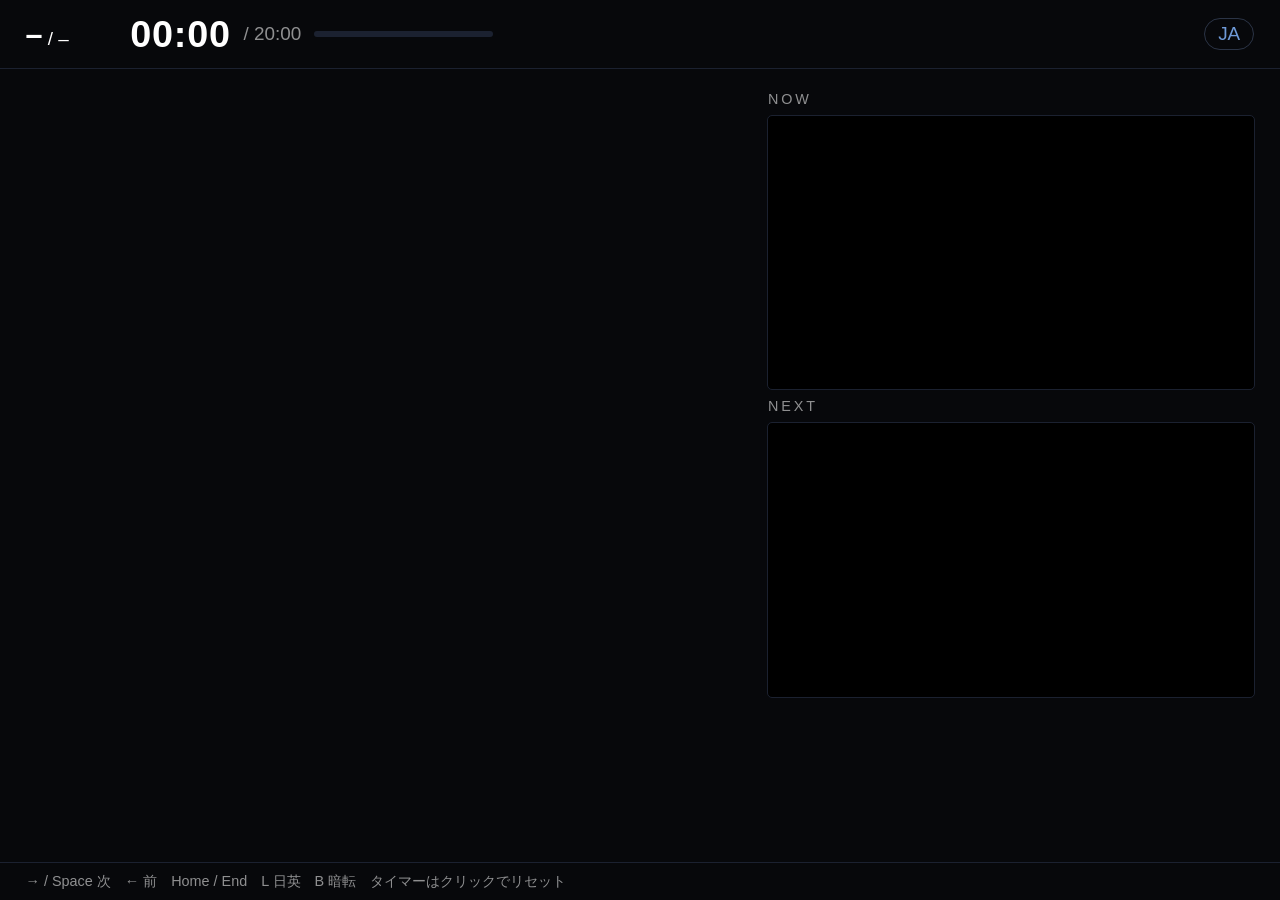
<file: presenter.html>
<!doctype html>
<html lang="ja">
<head>
<meta charset="utf-8">
<meta name="viewport" content="width=device-width,initial-scale=1">
<title>発表者画面</title>
<style>
:root{--sumi:#0b0d11;--ai:#2a5ba8;--ai2:#6f9ad8;--shu:#d8452f;--ink:#ffffff;--dim:rgba(255,255,255,.55)}
*{box-sizing:border-box}
html,body{margin:0;height:100%;background:#07080b;color:var(--ink);font-family:"Noto Sans JP","Hiragino Sans","Yu Gothic UI","Meiryo",sans-serif;overflow:hidden}
body{display:grid;grid-template-rows:auto 1fr auto;height:100vh}
header{display:flex;align-items:center;gap:2.4vw;padding:1.4vh 2vw;border-bottom:1px solid #1b2130;font-size:2.1vh;font-weight:400}
#pos b{font-size:3.4vh;font-weight:600}
#build{color:var(--dim)}
#lang{margin-left:auto;padding:.2em .7em;border:1px solid #2b3446;border-radius:999px;color:var(--ai2);cursor:pointer}
#timer{display:flex;align-items:center;gap:1vw;cursor:pointer}
#tm{font-size:4.2vh;font-weight:600;font-variant-numeric:tabular-nums;letter-spacing:.02em}
#tm.over{color:var(--shu)}
.tgt{color:var(--dim)}
.bar{width:14vw;height:6px;border-radius:3px;background:#1b2130;overflow:hidden}
.bar i{display:block;height:100%;width:0;background:var(--ai2)}
.bar i.over{background:var(--shu)}
main{display:grid;grid-template-columns:1fr minmax(320px,38vw);gap:2.4vw;padding:2.4vh 2vw;min-height:0}
#notes{overflow:auto;padding-right:1vw}
#cue{color:var(--ai2);font-size:2.2vh;margin:0 0 2vh;min-height:1em}
#note{font-size:3.6vh;line-height:1.7;margin:0;white-space:pre-wrap;font-weight:400}
#note2{font-size:2.1vh;line-height:1.7;margin:3vh 0 0;color:var(--dim);white-space:pre-wrap}
aside{display:flex;flex-direction:column;gap:1vh;min-height:0}
.lbl{font-size:1.6vh;letter-spacing:.2em;color:var(--dim)}
.th{position:relative;width:100%;aspect-ratio:16/9;background:#000;overflow:hidden;border-radius:4px;outline:1px solid #1b2130}
.th iframe{position:absolute;left:0;top:0;width:1920px;height:1080px;border:0;transform-origin:0 0;pointer-events:none}
#nextInfo{font-size:1.8vh;color:var(--dim);min-height:1.4em}
footer{padding:1vh 2vw;font-size:1.6vh;color:var(--dim);border-top:1px solid #1b2130}
#warn{color:var(--shu)}
</style>
</head>
<body>
<header>
  <div id="pos"><b>–</b> / –</div>
  <div id="build"></div>
  <div id="timer" title="クリックでリセット"><span id="tm">00:00</span><span class="tgt">/ 20:00</span><div class="bar"><i id="bar"></i></div></div>
  <div id="lang" title="L">JA</div>
</header>
<main>
  <section id="notes"><p id="cue"></p><p id="note"></p><p id="note2"></p></section>
  <aside>
    <div class="lbl">NOW</div>
    <div class="th" id="thNow"><iframe id="now" tabindex="-1"></iframe></div>
    <div class="lbl">NEXT</div>
    <div class="th" id="thNext"><iframe id="nxt" tabindex="-1"></iframe></div>
    <div id="nextInfo"></div>
  </aside>
</main>
<footer><span id="warn"></span> → / Space 次　← 前　Home / End　L 日英　B 暗転　タイマーはクリックでリセット</footer>
<script src="js/notes.js"></script>
<script>
(function(){
  'use strict';
  var NOTES = window.KOZAN_NOTES || {};
  var chan = null; try { chan = new BroadcastChannel('kozan-deck'); } catch (e) {}
  var S = null, lastSrc = {}, t0 = Date.now(), n = 0;

  function send(m){
    m.mid = Date.now() + '-' + Math.random().toString(36).slice(2) + '-' + (n++);
    if (chan) try { chan.postMessage(m); } catch (e) {}
    if (window.opener && !window.opener.closed) try { window.opener.postMessage(m, '*'); } catch (e) {}
  }
  function cmd(c){ send({ type:'cmd', cmd:c }); }

  function setSrc(el, key, src){
    if (lastSrc[key] === src) return;
    var base = lastSrc[key] ? lastSrc[key].split('#')[0] : '';
    if (base === src.split('#')[0] && el.contentWindow) {
      try { el.contentWindow.location.hash = src.split('#')[1]; lastSrc[key] = src; return; } catch (e) {}
    }
    el.src = src; lastSrc[key] = src;
  }
  function scaleThumbs(){
    ['thNow','thNext'].forEach(function(id){
      var box = document.getElementById(id), f = box.querySelector('iframe');
      f.style.transform = 'scale(' + (box.clientWidth / 1920) + ')';
    });
  }

  function render(){
    if (!S) return;
    var id = S.ids[S.i], o = NOTES[id] || {}, other = S.lang === 'ja' ? 'en' : 'ja';
    document.documentElement.lang = S.lang;
    document.getElementById('pos').innerHTML = '<b>' + (S.i + 1) + '</b> / ' + S.n;
    document.getElementById('build').textContent = S.steps[S.i] ? ('ビルド ' + S.step + ' / ' + S.steps[S.i]) : '';
    document.getElementById('lang').textContent = S.lang.toUpperCase();
    document.getElementById('cue').textContent = o.cue ? o.cue[S.lang] : '';
    document.getElementById('note').textContent = o[S.lang] || '';
    document.getElementById('note2').textContent = o[other] || '';
    var q = 'index.html?thumb&snap&lang=' + S.lang;
    setSrc(document.getElementById('now'), 'now', q + '#' + (S.i + 1) + '.' + S.step);
    var hasNext = S.i < S.n - 1;
    var remaining = S.steps[S.i] - S.step;
    setSrc(document.getElementById('nxt'), 'nxt', q + '#' + (hasNext ? (S.i + 2) + '.e' : (S.i + 1) + '.e'));
    document.getElementById('nextInfo').textContent =
      (remaining > 0 ? ('この画面にあと ' + remaining + ' ビルド　') : '') + (hasNext ? '' : '最後の画面です');
    document.getElementById('warn').textContent = '';
  }

  function onState(d){
    if (!d || d.type !== 'state') return;
    S = d; render();
  }
  if (chan) chan.onmessage = function(e){ onState(e.data); };
  window.addEventListener('message', function(e){ onState(e.data); });

  document.addEventListener('keydown', function(e){
    if (e.metaKey || e.ctrlKey || e.altKey) return;
    var k = e.key;
    if (k === 'ArrowRight' || k === ' ' || k === 'PageDown' || k === 'ArrowDown' || k === 'Enter') { e.preventDefault(); cmd('next'); }
    else if (k === 'ArrowLeft' || k === 'PageUp' || k === 'ArrowUp' || k === 'Backspace') { e.preventDefault(); cmd('prev'); }
    else if (k === 'Home') { e.preventDefault(); cmd('home'); }
    else if (k === 'End') { e.preventDefault(); cmd('end'); }
    else if (k === 'l' || k === 'L') cmd('lang');
    else if (k === 'b' || k === 'B' || k === '.') cmd('black');
  });
  document.getElementById('lang').addEventListener('click', function(){ cmd('lang'); });
  document.getElementById('timer').addEventListener('click', function(){ t0 = Date.now(); tick(); });

  function tick(){
    var s = Math.floor((Date.now() - t0) / 1000), tgt = 20 * 60;
    var el = document.getElementById('tm'), bar = document.getElementById('bar');
    el.textContent = String(Math.floor(s / 60)).padStart(2, '0') + ':' + String(s % 60).padStart(2, '0');
    el.classList.toggle('over', s > tgt);
    bar.style.width = Math.min(100, s / tgt * 100) + '%';
    bar.classList.toggle('over', s > tgt);
  }
  setInterval(tick, 500); tick();
  window.addEventListener('resize', scaleThumbs); scaleThumbs();

  send({ type:'hello' });
  setTimeout(function(){
    if (!S) document.getElementById('warn').textContent = '投影画面と未接続です。index.html で P キーを押して開いてください。';
  }, 1500);
})();
</script>
</body>
</html>
</file>
<file: css/fonts.css>
/* 画面で使う文字だけのサブセット（tools/subset-fonts.ps1 が書き出す。手で直さない） */
@font-face{font-family:"ShipporiX";src:url("../fonts/shippori-800-0.woff2") format("woff2");font-weight:800;font-display:block;unicode-range:U+20,U+21,U+22,U+23,U+24,U+25,U+26,U+27,U+28,U+29,U+2A,U+2B,U+2C,U+2D,U+2E,U+2F,U+30,U+31,U+32,U+33,U+34,U+35,U+36,U+37,U+38,U+39,U+3A,U+3B,U+3C,U+3D,U+3E,U+3F,U+40,U+41,U+42,U+43,U+44,U+45,U+46,U+47,U+48,U+49,U+4A,U+4B,U+4C,U+4D,U+4E,U+4F,U+50,U+51,U+52,U+53,U+54,U+55,U+56,U+57,U+58,U+59,U+5A,U+5B,U+5C,U+5D,U+5E,U+5F,U+60,U+61,U+62,U+63,U+64,U+65,U+66,U+67,U+68,U+69,U+6A,U+6B,U+6C,U+6D,U+6E,U+6F,U+70,U+71,U+72,U+73,U+74,U+75,U+76,U+77,U+78,U+79,U+7A,U+7B,U+7C,U+7D,U+7E,U+A5,U+A9,U+B2,U+B7,U+D7,U+14C,U+14D,U+16B,U+2013,U+2014,U+2019,U+201C,U+201D,U+2190,U+2192,U+3001,U+3002,U+3005,U+300C,U+300D,U+300E,U+300F,U+301C,U+3042,U+3044,U+3046,U+3048,U+304A,U+304B,U+304C,U+304D,U+304E,U+304F,U+3051,U+3052,U+3053,U+3054,U+3055,U+3057,U+3058,U+3059,U+305A,U+305B,U+305C,U+305D,U+305F,U+3060,U+3061,U+3063,U+3064,U+3065,U+3066,U+3067,U+3068,U+3069,U+306A,U+306B,U+306D,U+306E,U+306F,U+3070,U+3071,U+3072,U+3073,U+3075,U+3076,U+3078,U+3079,U+307C,U+307E,U+307F,U+3080,U+3081,U+3082,U+3084,U+3087,U+3088,U+3089,U+308A,U+308B,U+308C,U+308D,U+308F,U+3092,U+3093,U+30A1,U+30A2,U+30A4,U+30A6,U+30A7,U+30A8,U+30AA,U+30AB,U+30AC,U+30AD,U+30AF,U+30B5,U+30B7,U+30B8,U+30B9,U+30BF,U+30C3,U+30C6,U+30C7,U+30C8,U+30C9,U+30D0,U+30D1,U+30D2,U+30D3,U+30D5,U+30D6,U+30D7,U+30D8,U+30D9,U+30DA,U+30DB,U+30DC,U+30DE,U+30E0,U+30E1,U+30E2,U+30E7,U+30E9,U+30EA,U+30EB,U+30ED,U+30EF,U+30F3,U+30FB,U+30FC,U+4E00,U+4E07,U+4E09,U+4E0A,U+4E0B,U+4E0D,U+4E16,U+4E21,U+4E26,U+4E2D,U+4E39,U+4E3B,U+4E45,U+4E4B,U+4E57,U+4E5D,U+4E71,U+4E8B,U+4E8C,U+4E94,U+4E95,U+4EA4,U+4EAC,U+4EBA,U+4ECA,U+4ED5,U+4ED8,U+4EE3,U+4EFB,U+4F1D,U+4F38,U+4F4D,U+4F50,U+4F55,U+4F5C,U+4F7F,U+4FA1,U+4FDD,U+4FE1,U+4FF3,U+5009,U+501F,U+5024,U+502B,U+5065,U+5074,U+50CD,U+50CF,U+5100,U+5104,U+5112,U+5148,U+5149,U+5165,U+5168,U+516B,U+516C,U+516D,U+5176,U+5185,U+5186,U+518D,U+51A8,U+51B7,U+51E6,U+51F0,U+51F6,U+51FA,U+5206,U+5207,U+521D,U+5229,U+523B,U+5247,U+524D,U+529B,U+529F,U+52A0,U+52D5,U+52D8,U+52D9,U+5316,U+5317,U+533A,U+5341,U+5343,U+534A,U+534D,U+5352,U+5357,U+53B3,U+53CE,U+53D6,U+53D7,U+53E3,U+53E5,U+53EF,U+53F0,U+53F7,U+5404,U+5408,U+540C,U+540D,U+5411,U+542B,U+5473,U+547D,U+548C,U+54C1,U+5510,U+5531,U+5546,U+554F,U+5584,U+5668,U+56DB,U+56DE,U+56F3,U+56FD,U+571F,U+5728,U+5730,U+5742,U+57DF}
@font-face{font-family:"ShipporiX";src:url("../fonts/shippori-800-1.woff2") format("woff2");font-weight:800;font-display:block;unicode-range:U+57FA,U+5802,U+5824,U+5834,U+5840,U+5857,U+5869,U+587E,U+5883,U+58EB,U+5909,U+5916,U+591A,U+5927,U+5929,U+5931,U+5948,U+5949,U+5965,U+5973,U+5996,U+5999,U+59CB,U+59D3,U+5A01,U+5A18,U+5AC1,U+5B50,U+5B57,U+5B66,U+5B6B,U+5B85,U+5B88,U+5B8C,U+5B9A,U+5B9D,U+5B9F,U+5BA2,U+5BA4,U+5BAE,U+5BB3,U+5BB6,U+5BC4,U+5BCC,U+5BFA,U+5BFE,U+5C06,U+5C0F,U+5C4A,U+5C4B,U+5C4F,U+5C71,U+5CA9,U+5CB8,U+5CF6,U+5DBD,U+5DCC,U+5DDD,U+5DE5,U+5DE6,U+5DEE,U+5E02,U+5E03,U+5E30,U+5E38,U+5E55,U+5E73,U+5E74,U+5E83,U+5E8F,U+5E95,U+5E9C,U+5EA6,U+5EAB,U+5EAD,U+5EDF,U+5EF6,U+5EF7,U+5EFA,U+5F0F,U+5F35,U+5F37,U+5F53,U+5F62,U+5F71,U+5F79,U+5F7C,U+5F84,U+5F8C,U+5F97,U+5FA1,U+5FC3,U+5FC5,U+5FD7,U+5FDC,U+5FE0,U+5FF5,U+6027,U+602A,U+6064,U+606F,U+6075,U+610F,U+6163,U+6176,U+6210,U+6211,U+622F,U+6238,U+623B,U+6240,U+6247,U+6253,U+6255,U+627F,U+6295,U+62BC,U+62DB,U+62E1,U+6307,U+6388,U+6398,U+63A8,U+63B2,U+63C6,U+63CF,U+63DB,U+63F4,U+64AE,U+64CD,U+652F,U+6539,U+653F,U+6545,U+6551,U+6559,U+6570,U+6574,U+6577,U+6587,U+658E,U+6599,U+65AD,U+65B0,U+65B9,U+65BD,U+65C5,U+65CF,U+65E5,U+660E,U+661F,U+6642,U+6669,U+666F,U+6697,U+66B4,U+66F2,U+66F8,U+66FF,U+6700,U+6708,U+6709,U+671D,U+671F,U+6728,U+672C,U+6750,U+6751,U+675F,U+6761,U+6765,U+6771,U+677E,U+6797,U+679A,U+67A0,U+6804,U+6817,U+6821,U+6839,U+683C,U+6881,U+689D,U+68DF,U+696D,U+6975,U+697C,U+69CB,U+6A19,U+6A21,U+6A29,U+6A2A,U+6A4B,U+6B21,U+6B4C,U+6B5F,U+6B63,U+6B69,U+6B73,U+6B8B,U+6BB5,U+6BBF,U+6C11,U+6C17,U+6C34,U+6C3E,U+6C42,U+6C5F,U+6C7A,U+6C96,U+6CA1,U+6CB9,U+6CBF,U+6CCA,U+6CE2,U+6D25,U+6D2A,U+6D3B,U+6D41,U+6D6A,U+6D88,U+6DAF,U+6DF1,U+6E05,U+6E08,U+6E1B,U+6E21,U+6E2C,U+6EDE,U+6F14,U+6F22,U+6FC3,U+6FEB,U+706B,U+7070,U+707D,U+70B9,U+7121,U+7136,U+713C,U+7236,U+7269,U+72B6,U+72C2,U+732E,U+7336,U+73FE,U+7406,U+751F,U+7523,U+7528,U+7530,U+7531,U+7537,U+753A,U+753B,U+756A,U+7573,U+767A,U+767D,U+767E,U+76CA,U+76EE,U+76F4,U+7701,U+770C,U+771F,U+773A,U+7740,U+7768,U+77E3,U+77E5,U+77F3,U+7802,U+786B,U+7891,U+793A,U+7956,U+795E,U+796D,U+798F,U+79C1,U+79CB,U+7A0E,U+7A2E,U+7A40,U+7A4D,U+7AAE,U+7ACB,U+7AE0,U+7B11,U+7B2C,U+7B46,U+7B54,U+7B97,U+7BC9,U+7C73,U+7C7E,U+7C89,U+7D00,U+7D04,U+7D0D,U+7D20,U+7D30,U+7D42,U+7D4C,U+7D50,U+7D75,U+7D76,U+7D99,U+7D9A,U+7DBF,U+7DDA,U+7DE0,U+7DEF,U+7E01,U+7E26,U+7F6E,U+7FA9,U+7FCC,U+7FDB,U+8001,U+8003,U+8005,U+8096,U+80B2,U+80CC,U+81EA,U+821F,U+822A,U+8272,U+82AF,U+82B1,U+82E5,U+82F1,U+8336,U+8349,U+8352,U+837B,U+83D3,U+83DC,U+843D,U+8449,U+845B,U+846C,U+8535,U+85E4,U+85E9,U+865A,U+878D}
@font-face{font-family:"ShipporiX";src:url("../fonts/shippori-800-2.woff2") format("woff2");font-weight:800;font-display:block;unicode-range:U+884C,U+8857,U+8868,U+88AB,U+88CF,U+897F,U+8981,U+898B,U+8996,U+899A,U+89A7,U+8A00,U+8A08,U+8A18,U+8A2A,U+8A2D,U+8A31,U+8A5E,U+8A69,U+8A71,U+8A87,U+8A95,U+8A9E,U+8AAC,U+8AB0,U+8AF8,U+8C37,U+8C61,U+8C6A,U+8CA1,U+8CB8,U+8CC3,U+8CC7,U+8CEA,U+8D77,U+8D85,U+8D8A,U+8DB3,U+8DDD,U+8DE1,U+8DF3,U+8ECD,U+8ED2,U+8EE2,U+8F09,U+8FB0,U+8FB2,U+8FBC,U+8FCE,U+8FD1,U+8FD4,U+8FEB,U+8FFD,U+9014,U+901A,U+9020,U+9032,U+904A,U+904B,U+9053,U+9078,U+907A,U+90CE,U+90E8,U+90F7,U+90FD,U+914D,U+9152,U+9178,U+91CD,U+91CE,U+91CF,U+91D1,U+9262,U+9332,U+9577,U+9580,U+9589,U+958B,U+9593,U+95A2,U+964D,U+9650,U+9662,U+967D,U+968E,U+969B,U+96A0,U+96C1,U+96C6,U+96C7,U+96E2,U+96E8,U+9707,U+970A,U+975E,U+9762,U+9769,U+9803,U+9806,U+9808,U+9818,U+983C,U+984D,U+98A8,U+98E2,U+98EF,U+98FE,U+990A,U+9928,U+9949,U+9AD8,U+9CE5,U+9CF3,U+9D3B,U+9EC4,U+9F62,U+9F8D,U+FF08,U+FF09,U+FF0F,U+FF10,U+FF11,U+FF12,U+FF13,U+FF14,U+FF15,U+FF16,U+FF17,U+FF18,U+FF19,U+FF1A,U+FF1D}
@font-face{font-family:"NotoX";src:url("../fonts/noto-sans-jp-0.woff2") format("woff2");font-weight:100 900;font-display:block;unicode-range:U+20,U+21,U+22,U+23,U+24,U+25,U+26,U+27,U+28,U+29,U+2A,U+2B,U+2C,U+2D,U+2E,U+2F,U+30,U+31,U+32,U+33,U+34,U+35,U+36,U+37,U+38,U+39,U+3A,U+3B,U+3C,U+3D,U+3E,U+3F,U+40,U+41,U+42,U+43,U+44,U+45,U+46,U+47,U+48,U+49,U+4A,U+4B,U+4C,U+4D,U+4E,U+4F,U+50,U+51,U+52,U+53,U+54,U+55,U+56,U+57,U+58,U+59,U+5A,U+5B,U+5C,U+5D,U+5E,U+5F,U+60,U+61,U+62,U+63,U+64,U+65,U+66,U+67,U+68,U+69,U+6A,U+6B,U+6C,U+6D,U+6E,U+6F,U+70,U+71,U+72,U+73,U+74,U+75,U+76,U+77,U+78,U+79,U+7A,U+7B,U+7C,U+7D,U+7E,U+A5,U+A9,U+B2,U+B7,U+D7,U+14C,U+14D,U+16B,U+2013,U+2014,U+2019,U+201C,U+201D,U+2190,U+2192,U+3001,U+3002,U+3005,U+300C,U+300D,U+300E,U+300F,U+301C,U+3042,U+3044,U+3046,U+3048,U+304A,U+304B,U+304C,U+304D,U+304E,U+304F,U+3051,U+3052,U+3053,U+3054,U+3055,U+3057,U+3058,U+3059,U+305A,U+305B,U+305C,U+305D,U+305F,U+3060,U+3061,U+3063,U+3064,U+3065,U+3066,U+3067,U+3068,U+3069,U+306A,U+306B,U+306D,U+306E,U+306F,U+3070,U+3071,U+3072,U+3073,U+3075,U+3076,U+3078,U+3079,U+307C,U+307E,U+307F,U+3080,U+3081,U+3082,U+3084,U+3087,U+3088,U+3089,U+308A,U+308B,U+308C,U+308D,U+308F,U+3092,U+3093,U+30A1,U+30A2,U+30A4,U+30A6,U+30A7,U+30A8,U+30AA,U+30AB,U+30AC,U+30AD,U+30AF,U+30B5,U+30B7,U+30B8,U+30B9,U+30BF,U+30C3,U+30C6,U+30C7,U+30C8,U+30C9,U+30D0,U+30D1,U+30D2,U+30D3,U+30D5,U+30D6,U+30D7,U+30D8,U+30D9,U+30DA,U+30DB,U+30DC,U+30DE,U+30E0,U+30E1,U+30E2,U+30E7,U+30E9,U+30EA,U+30EB,U+30ED,U+30EF,U+30F3,U+30FB,U+30FC,U+4E00,U+4E07,U+4E09,U+4E0A,U+4E0B,U+4E0D,U+4E16,U+4E21,U+4E26,U+4E2D,U+4E39,U+4E3B,U+4E45,U+4E4B,U+4E57,U+4E5D,U+4E71,U+4E8B,U+4E8C,U+4E94,U+4E95,U+4EA4,U+4EAC,U+4EBA,U+4ECA,U+4ED5,U+4ED8,U+4EE3,U+4EFB,U+4F1D,U+4F38,U+4F4D,U+4F50,U+4F55,U+4F5C,U+4F7F,U+4FA1,U+4FDD,U+4FE1,U+4FF3,U+5009,U+501F,U+5024,U+502B,U+5065,U+5074,U+50CD,U+50CF,U+5100,U+5104,U+5112,U+5148,U+5149,U+5165,U+5168,U+516B,U+516C,U+516D,U+5176,U+5185,U+5186,U+518D,U+51A8,U+51B7,U+51E6,U+51F0,U+51F6,U+51FA,U+5206,U+5207,U+521D,U+5229,U+523B,U+5247,U+524D,U+529B,U+529F,U+52A0,U+52D5,U+52D8,U+52D9,U+5316,U+5317,U+533A,U+5341,U+5343,U+534A,U+534D,U+5352,U+5357,U+53B3,U+53CE,U+53D6,U+53D7,U+53E3,U+53E5,U+53EF,U+53F0,U+53F7,U+5404,U+5408,U+540C,U+540D,U+5411,U+542B,U+5473,U+547D,U+548C,U+54C1,U+5510,U+5531,U+5546,U+554F,U+5584,U+5668,U+56DB,U+56DE,U+56F3,U+56FD,U+571F,U+5728,U+5730,U+5742,U+57DF}
@font-face{font-family:"NotoX";src:url("../fonts/noto-sans-jp-1.woff2") format("woff2");font-weight:100 900;font-display:block;unicode-range:U+57FA,U+5802,U+5824,U+5834,U+5840,U+5857,U+5869,U+587E,U+5883,U+58EB,U+5909,U+5916,U+591A,U+5927,U+5929,U+5931,U+5948,U+5949,U+5965,U+5973,U+5996,U+5999,U+59CB,U+59D3,U+5A01,U+5A18,U+5AC1,U+5B50,U+5B57,U+5B66,U+5B6B,U+5B85,U+5B88,U+5B8C,U+5B9A,U+5B9D,U+5B9F,U+5BA2,U+5BA4,U+5BAE,U+5BB3,U+5BB6,U+5BC4,U+5BCC,U+5BFA,U+5BFE,U+5C06,U+5C0F,U+5C4A,U+5C4B,U+5C4F,U+5C71,U+5CA9,U+5CB8,U+5CF6,U+5DBD,U+5DCC,U+5DDD,U+5DE5,U+5DE6,U+5DEE,U+5E02,U+5E03,U+5E30,U+5E38,U+5E55,U+5E73,U+5E74,U+5E83,U+5E8F,U+5E95,U+5E9C,U+5EA6,U+5EAB,U+5EAD,U+5EDF,U+5EF6,U+5EF7,U+5EFA,U+5F0F,U+5F35,U+5F37,U+5F53,U+5F62,U+5F71,U+5F79,U+5F7C,U+5F84,U+5F8C,U+5F97,U+5FA1,U+5FC3,U+5FC5,U+5FD7,U+5FDC,U+5FE0,U+5FF5,U+6027,U+602A,U+6064,U+606F,U+6075,U+610F,U+6163,U+6176,U+6210,U+6211,U+622F,U+6238,U+623B,U+6240,U+6247,U+6253,U+6255,U+627F,U+6295,U+62BC,U+62DB,U+62E1,U+6307,U+6388,U+6398,U+63A8,U+63B2,U+63C6,U+63CF,U+63DB,U+63F4,U+64AE,U+64CD,U+652F,U+6539,U+653F,U+6545,U+6551,U+6559,U+6570,U+6574,U+6577,U+6587,U+658E,U+6599,U+65AD,U+65B0,U+65B9,U+65BD,U+65C5,U+65CF,U+65E5,U+660E,U+661F,U+6642,U+6669,U+666F,U+6697,U+66B4,U+66F2,U+66F8,U+66FF,U+6700,U+6708,U+6709,U+671D,U+671F,U+6728,U+672C,U+6750,U+6751,U+675F,U+6761,U+6765,U+6771,U+677E,U+6797,U+679A,U+67A0,U+6804,U+6817,U+6821,U+6839,U+683C,U+6881,U+689D,U+68DF,U+696D,U+6975,U+697C,U+69CB,U+6A19,U+6A21,U+6A29,U+6A2A,U+6A4B,U+6B21,U+6B4C,U+6B5F,U+6B63,U+6B69,U+6B73,U+6B8B,U+6BB5,U+6BBF,U+6C11,U+6C17,U+6C34,U+6C3E,U+6C42,U+6C5F,U+6C7A,U+6C96,U+6CA1,U+6CB9,U+6CBF,U+6CCA,U+6CE2,U+6D25,U+6D2A,U+6D3B,U+6D41,U+6D6A,U+6D88,U+6DAF,U+6DF1,U+6E05,U+6E08,U+6E1B,U+6E21,U+6E2C,U+6EDE,U+6F14,U+6F22,U+6FC3,U+6FEB,U+706B,U+7070,U+707D,U+70B9,U+7121,U+7136,U+713C,U+7236,U+7269,U+72B6,U+72C2,U+732E,U+7336,U+73FE,U+7406,U+751F,U+7523,U+7528,U+7530,U+7531,U+7537,U+753A,U+753B,U+756A,U+7573,U+767A,U+767D,U+767E,U+76CA,U+76EE,U+76F4,U+7701,U+770C,U+771F,U+773A,U+7740,U+7768,U+77E3,U+77E5,U+77F3,U+7802,U+786B,U+7891,U+793A,U+7956,U+795E,U+796D,U+798F,U+79C1,U+79CB,U+7A0E,U+7A2E,U+7A40,U+7A4D,U+7AAE,U+7ACB,U+7AE0,U+7B11,U+7B2C,U+7B46,U+7B54,U+7B97,U+7BC9,U+7C73,U+7C7E,U+7C89,U+7D00,U+7D04,U+7D0D,U+7D20,U+7D30,U+7D42,U+7D4C,U+7D50,U+7D75,U+7D76,U+7D99,U+7D9A,U+7DBF,U+7DDA,U+7DE0,U+7DEF,U+7E01,U+7E26,U+7F6E,U+7FA9,U+7FCC,U+7FDB,U+8001,U+8003,U+8005,U+8096,U+80B2,U+80CC,U+81EA,U+821F,U+822A,U+8272,U+82AF,U+82B1,U+82E5,U+82F1,U+8336,U+8349,U+8352,U+837B,U+83D3,U+83DC,U+843D,U+8449,U+845B,U+846C,U+8535,U+85E4,U+85E9,U+865A,U+878D}
@font-face{font-family:"NotoX";src:url("../fonts/noto-sans-jp-2.woff2") format("woff2");font-weight:100 900;font-display:block;unicode-range:U+884C,U+8857,U+8868,U+88AB,U+88CF,U+897F,U+8981,U+898B,U+8996,U+899A,U+89A7,U+8A00,U+8A08,U+8A18,U+8A2A,U+8A2D,U+8A31,U+8A5E,U+8A69,U+8A71,U+8A87,U+8A95,U+8A9E,U+8AAC,U+8AB0,U+8AF8,U+8C37,U+8C61,U+8C6A,U+8CA1,U+8CB8,U+8CC3,U+8CC7,U+8CEA,U+8D77,U+8D85,U+8D8A,U+8DB3,U+8DDD,U+8DE1,U+8DF3,U+8ECD,U+8ED2,U+8EE2,U+8F09,U+8FB0,U+8FB2,U+8FBC,U+8FCE,U+8FD1,U+8FD4,U+8FEB,U+8FFD,U+9014,U+901A,U+9020,U+9032,U+904A,U+904B,U+9053,U+9078,U+907A,U+90CE,U+90E8,U+90F7,U+90FD,U+914D,U+9152,U+9178,U+91CD,U+91CE,U+91CF,U+91D1,U+9262,U+9332,U+9577,U+9580,U+9589,U+958B,U+9593,U+95A2,U+964D,U+9650,U+9662,U+967D,U+968E,U+969B,U+96A0,U+96C1,U+96C6,U+96C7,U+96E2,U+96E8,U+9707,U+970A,U+975E,U+9762,U+9769,U+9803,U+9806,U+9808,U+9818,U+983C,U+984D,U+98A8,U+98E2,U+98EF,U+98FE,U+990A,U+9928,U+9949,U+9AD8,U+9CE5,U+9CF3,U+9D3B,U+9EC4,U+9F62,U+9F8D,U+FF08,U+FF09,U+FF0F,U+FF10,U+FF11,U+FF12,U+FF13,U+FF14,U+FF15,U+FF16,U+FF17,U+FF18,U+FF19,U+FF1A,U+FF1D}
</file>
<file: css/deck.css>
/* 書体の読み込みは css/fonts.css（tools/subset-fonts.ps1 が書き出す） */
:root{
  --sumi:#0b0d11; --ai:#2a5ba8; --ai2:#6f9ad8; --shu:#d8452f;
  --ink:#ffffff; --dim:rgba(255,255,255,.62);
  /* 1u = 1080px 基準の 1%。16:10 でも横幅に合わせて縮む */
  --u:min(1vh,.5625vw);
  --ease:cubic-bezier(.16,.84,.24,1);
  --px:0; --py:0;
}
*{box-sizing:border-box}
html,body{margin:0;height:100%;background:var(--sumi);color:var(--ink);overflow:hidden}
body{font-family:"NotoX","Noto Sans JP",sans-serif;font-weight:300;-webkit-font-smoothing:antialiased;user-select:none;opacity:0;transition:opacity .6s}
html.ready body{opacity:1}
html.idle, html.idle *{cursor:none!important}
html[lang=ja] .en, html[lang=en] .ja{display:none!important}
html[lang=ja] .en-only{display:none}

.m{font-family:"ShipporiX","Shippori Mincho","Noto Serif JP","Yu Mincho",serif;font-weight:800;line-height:1.12;letter-spacing:.01em;margin:0;font-feature-settings:"palt" 0}
.fs{font-size:calc(var(--u)*var(--fs,12))}
.sub{font-family:"NotoX","Noto Sans JP",sans-serif;font-weight:300;font-size:calc(var(--u)*3.3);letter-spacing:.16em;color:var(--dim);margin:0;line-height:1.5;white-space:nowrap}
html[lang=en] .sub{letter-spacing:.05em}
.sub.big{font-size:calc(var(--u)*4.2);color:#fff}
.sub.top{position:absolute;left:0;right:0;top:calc(var(--u)*9);text-align:center}
h1.m > .en[style*="font-size"],h2.m > .en[style*="font-size"]{display:inline-block;line-height:1.12}
.ai2{color:var(--ai2)}
.u{font-size:.38em;margin-left:.06em;letter-spacing:0}
.nw{white-space:nowrap}

#deck{position:fixed;inset:0;background:var(--sumi)}
#black{position:fixed;inset:0;background:#000;opacity:0;pointer-events:none;transition:opacity .6s;z-index:10}
html.blackout #black{opacity:1}

/* ---------- 画面の切り替え ---------- */
.slide{position:absolute;inset:0;overflow:hidden;opacity:0;visibility:hidden;
  transform:scale(1.04);filter:blur(16px);
  transition:opacity .8s var(--ease),transform 1.4s var(--ease),filter .9s var(--ease),visibility 0s linear .9s}
.slide.before{transform:scale(.96)}
.slide.active{opacity:1;visibility:visible;transform:none;filter:none;
  transition:opacity 1s var(--ease) .2s,transform 1.6s var(--ease) .1s,filter 1.1s var(--ease) .15s,visibility 0s}
.c{position:absolute;inset:0;display:flex;flex-direction:column;align-items:center;justify-content:center;text-align:center;gap:calc(var(--u)*3);padding:0 5vw;z-index:3}
.layer{position:absolute;inset:0}
.layer .cap{z-index:2}

/* ---------- ビルド（→で順に出る要素） ---------- */
.bd{opacity:0;transform:translateY(calc(var(--u)*3));filter:blur(10px);
  transition:opacity .9s var(--ease) var(--d,0s),transform 1.2s var(--ease) var(--d,0s),filter .9s var(--ease) var(--d,0s)}
.bd.fade{transform:none;filter:none}
.bd.slow{transition:opacity 2.4s ease-in-out}
.bd.vis{opacity:1;transform:none;filter:none}
svg .bd{transform:none;filter:none;transition:opacity 1.1s var(--ease) var(--d,0s)}

/* ---------- 文字が一字ずつ浮かぶ ---------- */
.rv .ch{display:inline-block;opacity:0;transform:translateY(.16em);filter:blur(.1em);
  transition:opacity .9s var(--ease),transform 1.3s var(--ease),filter 1s var(--ease);
  transition-delay:calc(var(--d,0s) + var(--i)*55ms + .4s)}
.slide.active .rv:not(.bd) .ch,.slide.active .rv.bd.vis .ch{opacity:1;transform:none;filter:none}

/* ---------- 絵（低解像度は拡大上限つき＋同じ絵のぼかしを全面に） ---------- */
.backdrop{position:absolute;inset:-6%;background-position:center;background-size:cover;background-repeat:no-repeat;filter:blur(44px) brightness(.3) saturate(.8);transform:scale(1.1)}
.fit{position:absolute;left:50%;top:50%;transform:translate(-50%,-50%);display:block;max-width:none}
.slide.active .kb{animation:kb 26s linear forwards}
@keyframes kb{from{transform:translate(-50%,-50%) scale(1)}to{transform:translate(-50%,-50%) scale(1.08) translateX(-1%)}}
.cap{position:absolute;left:5vw;bottom:calc(var(--u)*5);font-size:calc(var(--u)*2.4);color:rgba(255,255,255,.8);text-shadow:0 0 calc(var(--u)*2) #000,0 0 4px #000;z-index:3}
.dimimg{filter:brightness(.42) saturate(.9)}
.shade::before{content:"";position:absolute;left:50%;top:50%;width:120vmin;height:70vmin;transform:translate(-50%,-50%);z-index:-1;
  background:radial-gradient(closest-side,rgba(11,13,17,.72),transparent);pointer-events:none}

/* =================================================================
   ドキュメンタリーの部品：章・日付・見出し・ナレーション・伝承・旅程の印
   ================================================================= */
.chap{position:absolute;left:6vw;top:calc(var(--u)*6.2);z-index:4;display:flex;align-items:center;gap:.9em;margin:0;
  font-size:calc(var(--u)*2);letter-spacing:.3em;color:var(--ai2);font-weight:400}
html[lang=en] .chap{letter-spacing:.14em}
.chap::before{content:"";width:calc(var(--u)*5);height:1px;background:var(--ai2)}
.stamp{position:absolute;left:6vw;top:calc(var(--u)*6.2);z-index:4;margin:0;font-size:calc(var(--u)*2.3);letter-spacing:.2em;color:rgba(255,255,255,.86);font-weight:400}
html[lang=en] .stamp{letter-spacing:.08em}
.chap ~ .stamp{top:calc(var(--u)*10.4)}
.stamp.top-l{z-index:4}
.hd{position:absolute;left:6vw;top:calc(var(--u)*12.5);z-index:4;text-align:left;margin:0}
.hd .sub{margin-top:calc(var(--u)*1)}
.hd.swap{display:grid;justify-items:start}
.hd.swap > *{grid-area:1/1}
.hd2{position:absolute;left:6vw;top:calc(var(--u)*11);z-index:4;text-align:left}
.chap ~ .hd2,.stamp ~ .hd2{top:calc(var(--u)*11.5)}

.nar{position:absolute;left:6vw;bottom:calc(var(--u)*11);width:min(54vw,calc(var(--u)*104));display:grid;z-index:4}
.nar .nb{grid-area:1/1;align-self:end;margin:0;font-size:calc(var(--u)*3.15);line-height:1.78;color:#fff;font-weight:400;letter-spacing:.06em;
  text-shadow:0 0 calc(var(--u)*2.4) rgba(11,13,17,.95),0 0 4px rgba(11,13,17,.9)}
html[lang=en] .nar .nb{font-size:calc(var(--u)*3.3);line-height:1.5;letter-spacing:.01em}
.nar .nb.big{font-family:"ShipporiX",serif;font-weight:800;font-size:calc(var(--u)*4.6);line-height:1.45;letter-spacing:.04em}
.nar.mid{left:50%;transform:translateX(-50%);bottom:calc(var(--u)*9);width:min(86vw,calc(var(--u)*150));text-align:center}
.nar.mid .pin{justify-content:center}
.nar.low{left:50%;transform:translateX(-50%);bottom:calc(var(--u)*10);width:min(86vw,calc(var(--u)*150));text-align:center}
.nar.low .nb{align-self:start}
.nar.right{left:auto;right:5vw;width:min(42vw,calc(var(--u)*80))}
.nar.inline{position:static;width:min(86vw,calc(var(--u)*140));text-align:center;margin-top:calc(var(--u)*2)}
.nar.inline .nb{align-self:start}
.src{display:block;margin:.7em 0 0;font-size:calc(var(--u)*1.9);color:var(--dim);letter-spacing:.06em;line-height:1.5;font-weight:300}
.tag{display:inline-block;margin-right:.7em;padding:.08em .75em;border:1px solid rgba(255,255,255,.5);border-radius:999px;
  font-size:calc(var(--u)*1.7);letter-spacing:.14em;line-height:1.5;color:rgba(255,255,255,.88);font-weight:400;vertical-align:.3em;text-shadow:none;font-family:"NotoX",sans-serif}
html[lang=en] .tag{letter-spacing:.06em}
.tagline{display:block;margin-top:.7em;font-size:calc(var(--u)*2.3);line-height:1.6;color:rgba(255,255,255,.82)}
.pin{display:flex;align-items:center;gap:.7em;margin-top:.95em;font-family:"NotoX",sans-serif;font-size:calc(var(--u)*2.2);line-height:1.4;letter-spacing:.12em;color:#fff;font-weight:400;text-shadow:none}
html[lang=en] .pin{letter-spacing:.04em}
.pin::before{content:"";flex:0 0 auto;width:.72em;height:.72em;border-radius:50%;background:var(--shu);box-shadow:0 0 0 .22em rgba(216,69,47,.28),0 0 1.1em rgba(216,69,47,.75)}
.slide.active .vis > .pin::before,.slide.active .pin.vis::before{animation:pinb 2.6s ease-in-out 1.2s infinite}
@keyframes pinb{50%{box-shadow:0 0 0 .5em rgba(216,69,47,0),0 0 1.4em rgba(216,69,47,.9)}}
.scrim-l{position:absolute;inset:0;z-index:2;pointer-events:none;
  background:linear-gradient(90deg,rgba(11,13,17,.9) 0%,rgba(11,13,17,.66) 30%,rgba(11,13,17,.12) 58%,rgba(11,13,17,0) 72%),
             linear-gradient(0deg,rgba(11,13,17,.72),rgba(11,13,17,0) 34%)}
.credit{position:absolute;right:2.4vw;top:calc(var(--u)*2.6);z-index:4;margin:0;max-width:70vw;text-align:right;font-size:calc(var(--u)*1.35);letter-spacing:.04em;color:rgba(255,255,255,.42)}
.kicker{position:absolute;left:0;right:0;top:calc(var(--u)*8);text-align:center;margin:0;z-index:4;font-size:calc(var(--u)*3);letter-spacing:.2em;color:rgba(255,255,255,.78)}
html[lang=en] .kicker{letter-spacing:.06em}

/* ---------- 地形図 ---------- */
.terra{position:absolute;left:0;top:0;width:100%;height:100%;transform-origin:var(--fo,50% 50%)}
.slide.active .terra{animation:tz 46s linear forwards}
@keyframes tz{to{transform:scale(1.05)}}
.t-img{position:absolute;inset:0;width:100%;height:100%;display:block}
.t-svg{position:absolute;inset:0;width:100%;height:100%;overflow:visible}
.t-svg path{fill:none;stroke-linecap:round;stroke-linejoin:round}
.r-ck{stroke:#3f80d2;stroke-width:12;stroke-opacity:.8}
.r-sh{stroke:#3f80d2;stroke-width:5;stroke-opacity:.7}
.r-mk{stroke:#7fb4f0;stroke-width:6;stroke-opacity:.95}
.t-mk.hot .r-mk{stroke:#cfe6ff;stroke-width:9;filter:drop-shadow(0 0 8px rgba(127,180,240,.95))}
.r-flow{stroke:#fff;stroke-width:5;stroke-dasharray:3 30;stroke-opacity:.9}
.slide.active .r-flow{animation:flow 2.4s linear infinite}
@keyframes flow{to{stroke-dashoffset:-33}}
.t-bnd{fill:rgba(216,69,47,.12)!important;stroke:#fff;stroke-width:4;stroke-dasharray:16 10;stroke-opacity:.9}
.t-bnd.line{fill:none!important;stroke-width:5;stroke-opacity:.85}
.t-lab.bnd text{fill:#ffd9d2}
.t-old{stroke:#fff;stroke-width:7;stroke-dasharray:18 14;stroke-opacity:.95}
.t-levee{stroke:var(--shu);stroke-width:18;stroke-opacity:1}
.t-road{stroke:#e9eef8;stroke-width:6;stroke-dasharray:2 14;stroke-opacity:.95}
.t-arrow{fill:#fff!important;stroke:none}
.t-lab text{fill:#fff;font-family:"NotoX",sans-serif;font-weight:400;font-size:40px;letter-spacing:.08em;paint-order:stroke;stroke:rgba(11,13,17,.88);stroke-width:9px;stroke-linejoin:round}
.t-lab.big text{font-family:"ShipporiX",serif;font-weight:800;font-size:60px;letter-spacing:.04em}
.t-lab.river text{fill:#a9cfff;font-size:38px}
.t-lab.small text{font-size:30px;fill:rgba(255,255,255,.82)}
.t-dot{fill:#fff;stroke:rgba(11,13,17,.85);stroke-width:5}
.t-peak{fill:#fff;stroke:rgba(11,13,17,.85);stroke-width:4}
.t-apex{fill:none!important;stroke:#fff;stroke-width:4;stroke-dasharray:6 6}

/* ---------- 2 いちばん小さな町 ---------- */
.lead{position:absolute;left:6vw;top:50%;transform:translateY(-50%);z-index:4}
.stats{display:flex;gap:calc(var(--u)*6);margin-top:calc(var(--u)*6)}
.st{display:flex;flex-direction:column;gap:calc(var(--u)*1)}
.st b{display:block;font-size:calc(var(--u)*7);line-height:1.05;color:#fff;white-space:nowrap}
.st b small{font-size:.42em;margin-left:.1em;letter-spacing:0}
.st b .en small{margin:0 .15em 0 0}
.st > span{font-size:calc(var(--u)*2.2);color:var(--dim);letter-spacing:.14em}
html[lang=en] .st > span{letter-spacing:.04em}
.ask-q{margin:calc(var(--u)*6) 0 0;font-family:"ShipporiX",serif;font-weight:800;font-size:calc(var(--u)*4.8)}
.mapbox{position:absolute;inset:0}
.mapbox svg{position:absolute;inset:0;width:100%;height:100%}
.mapbox.faint{opacity:.42}
@media (orientation: landscape){ .slide[data-id="small"] .mapbox{left:14vw;right:-14vw} }
.jp-land{fill:#121a27;stroke:rgba(111,154,216,.38);stroke-width:1.4;stroke-linejoin:round}
.jp .ln{fill:none;stroke:var(--ai2);stroke-width:4;stroke-linecap:round;stroke-dasharray:1;stroke-dashoffset:1;transition:stroke-dashoffset 2.2s var(--ease) var(--d,0s),opacity .6s}
.jp .ln.vis,.jp .ln.on{stroke-dashoffset:0}
.jp .ln.river{stroke:#4f9be8;stroke-width:7;opacity:.85}
.jp .ln.home{stroke:#fff;stroke-width:3;opacity:.7}
.jp .ln.dash{stroke-dasharray:.012 .012;stroke-dashoffset:0;opacity:.8}
.jp-dot{fill:#fff}
.jp-home{fill:#fff}
.jp-pulse{fill:var(--ai2);transform-box:fill-box;transform-origin:center}
.slide.active .jp-pulse{animation:pulse 2.8s ease-out infinite}
@keyframes pulse{0%{opacity:.7;transform:scale(1)}100%{opacity:0;transform:scale(4)}}
.jp-city text{fill:#fff;font-family:"ShipporiX",serif;font-weight:800;font-size:64px}
.jp-obuse text{fill:#fff;font-family:"ShipporiX",serif;font-weight:800;font-size:50px}
.jp-note text{fill:#a9cfff;font-family:"NotoX",sans-serif;font-weight:400;font-size:34px;letter-spacing:.06em}
.jp-yr text{fill:var(--ai2);font-family:"ShipporiX",serif;font-weight:800;font-size:46px}
.jp-yr.home text{fill:#fff}

/* ---------- 3 鴻山 ---------- */
.row{flex-direction:row;gap:7vw}
.kz-name{text-align:left}
.yrs2{font-size:calc(var(--u)*6);margin:calc(var(--u)*1) 0 calc(var(--u)*3)}
.kz-name{max-width:52vw}
.kz-meta{margin:calc(var(--u)*1.2) 0 0;display:flex;align-items:baseline;gap:1.2em;font-size:calc(var(--u)*2.4);color:var(--dim);letter-spacing:.1em}
.kz-meta .m{font-size:calc(var(--u)*4.6);letter-spacing:.02em}
.kz-sum{margin:calc(var(--u)*2) 0 0;font-size:calc(var(--u)*2.9);line-height:1.7;color:#fff;font-weight:400}
.kz-tl{list-style:none;margin:calc(var(--u)*2.4) 0 0;padding:calc(var(--u)*1.6) 0 0;border-top:1px solid rgba(111,154,216,.4);display:grid;gap:calc(var(--u)*.7)}
.kz-tl li{display:grid;grid-template-columns:calc(var(--u)*9) 1fr;font-size:calc(var(--u)*2.3);color:rgba(255,255,255,.86);line-height:1.45}
.kz-tl b{font-family:"ShipporiX",serif;font-weight:800;color:var(--ai2)}
.kz-next{margin-top:calc(var(--u)*2.4);white-space:normal}
.swap{display:grid;place-items:center}
.swap>*{grid-area:1/1}
.swap.left{place-items:start}
.swap.left .sub{text-align:left}
.note{display:block;margin-top:.5em;font-size:calc(var(--u)*1.9);color:var(--dim);letter-spacing:.12em}
figure.por-wrap{margin:0;position:relative;width:calc(var(--u)*52);height:calc(var(--u)*70)}
.por{clip-path:inset(0 0 100% 0);transition:clip-path 2.8s cubic-bezier(.65,0,.25,1) .7s;filter:brightness(.92) sepia(.1)}
.slide.active .por{clip-path:inset(0 0 0 0)}
.pcap{position:absolute;left:0;right:0;bottom:calc(var(--u)*-5);text-align:center;font-size:calc(var(--u)*2.2);color:var(--dim);letter-spacing:.1em}
.zoomable{cursor:zoom-in}
.zoomable img{transition:transform .5s var(--ease),filter .5s}
.zoomable:hover img{filter:brightness(1.08)}

/* ---------- 6 六斎市のマス ---------- */
.cal38{position:absolute;right:5vw;top:calc(var(--u)*12);z-index:4;padding:calc(var(--u)*2.4) calc(var(--u)*2.8);background:rgba(11,13,17,.78);border:1px solid rgba(111,154,216,.35);border-radius:6px;text-align:center}
.cal{display:grid;grid-template-columns:repeat(10,calc(var(--u)*5.6));grid-auto-rows:calc(var(--u)*4.8);align-items:center;justify-items:center}
.cal span{font-size:calc(var(--u)*2.3);color:rgba(255,255,255,.3);transition:color .9s var(--ease) var(--d,0s),transform 1s var(--ease) var(--d,0s),text-shadow 1s var(--ease) var(--d,0s)}
.cal38.vis .cal .hot{color:var(--shu);transform:scale(1.55);font-family:"ShipporiX",serif;font-weight:800;text-shadow:0 0 calc(var(--u)*2) rgba(216,69,47,.65)}
.cal38 .sub{margin-top:calc(var(--u)*1.2);font-size:calc(var(--u)*2);color:#fff}

/* ---------- 9 蔵 ---------- */
.kura-light{position:absolute;left:50%;top:42%;width:140vmin;height:140vmin;transform:translate(-50%,-50%);background:radial-gradient(circle,rgba(42,91,168,.42),rgba(42,91,168,.08) 45%,transparent 70%)}
.kura-c{inset:0 0 calc(var(--u)*22)}
.door{position:absolute;top:0;bottom:0;width:50.4%;z-index:5;background:linear-gradient(90deg,#0f1319,#161c26 55%,#10141b);transition:transform 3.2s cubic-bezier(.7,0,.2,1) .8s}
.door.l{left:0;box-shadow:inset -2px 0 0 rgba(111,154,216,.35)}
.door.r{right:0;box-shadow:inset 2px 0 0 rgba(111,154,216,.35)}
.slide.active .door.l{transform:translateX(-100%)}
.slide.active .door.r{transform:translateX(100%)}

/* ---------- 天保の大飢饉 ---------- */
.famine-l .fit{left:73%;top:46%;filter:sepia(.15) brightness(.92)}
.famine-l .cap{left:auto;right:5vw;max-width:30vw;text-align:right}

/* ---------- 10 1842年 秋 ---------- */
.meet-pair{position:absolute;left:0;right:0;top:calc(var(--u)*25);display:flex;justify-content:center;z-index:4}
.pair{position:relative;display:flex;align-items:flex-start;justify-content:center;gap:calc(var(--u)*40)}
.who{transition:transform 1.8s var(--ease);text-align:center}
.who .sub{margin-top:calc(var(--u)*1)}
.slide[data-step="0"] .w37{transform:translateX(calc(var(--u)*15))}
.slide[data-step="0"] .w83{transform:translateX(calc(var(--u)*-15))}
.gap46{position:absolute;left:50%;top:calc(var(--u)*8);transform:translateX(-50%);color:var(--ai2);font-size:calc(var(--u)*11)}
.gap46.bd{transform:translateX(-50%) scale(.6)}
.gap46.bd.vis{transform:translateX(-50%) scale(1)}
.meet-light{top:38%;opacity:.7}
.hoo-l .fit{left:73%}
.hoo-l .cap{left:auto;right:5vw}
.hoo-l::after{content:"";position:absolute;inset:0;background:linear-gradient(90deg,rgba(11,13,17,.95) 30%,rgba(11,13,17,.35) 55%,rgba(11,13,17,.15));pointer-events:none}
.quote{position:absolute;left:6vw;top:calc(var(--u)*16);width:min(46vw,calc(var(--u)*90));z-index:4}
.q-lead{margin:0 0 calc(var(--u)*2.4);font-size:calc(var(--u)*2.6);letter-spacing:.14em;color:rgba(255,255,255,.85)}
.q-text{margin:0;color:#fff}
.q-text .ja{display:block;writing-mode:vertical-rl;font-size:calc(var(--u)*3.6);line-height:1.95;letter-spacing:.14em;height:calc(var(--u)*50);margin-left:auto;margin-right:auto}
.q-text .en{display:block;font-size:calc(var(--u)*3.8);line-height:1.42}
.q-gloss{margin:calc(var(--u)*2.4) 0 0;font-size:calc(var(--u)*2.2);line-height:1.7;color:rgba(255,255,255,.8)}
.meet-end{position:absolute;left:6vw;top:50%;transform:translateY(-50%);z-index:4;text-align:left}

/* ---------- 11 小布施で描いたもの：背景いっぱいに作品 ---------- */
.late-bg{position:absolute;inset:0;overflow:hidden}
.bgp{position:absolute;inset:0;background-position:center;background-size:cover;background-repeat:no-repeat}
.slide.active .late-bg.vis .bgp:not(.blur){animation:bgz 30s linear forwards}
@keyframes bgz{from{transform:scale(1)}to{transform:scale(1.06)}}
.bgp.half{right:50%}
.bgp.half.r{left:50%;right:0;background-position:50% 35%}
.bgp.blur{inset:-6%;filter:blur(40px) brightness(.5)}
.bgp.contain{background-size:contain}
.slide[data-id="late"][data-step="3"] .late-bg{filter:brightness(.35) saturate(.7);transition:filter 2s ease}
.late-scrim{position:absolute;inset:0;pointer-events:none;
  background:linear-gradient(90deg,rgba(11,13,17,.88) 0%,rgba(11,13,17,.55) 26%,rgba(11,13,17,.1) 42%,rgba(11,13,17,.1) 50%,rgba(11,13,17,.72) 60%,rgba(11,13,17,.92) 100%)}
.slide[data-id="late"] .works{left:61vw}
.slide[data-id="late"] .wk-img img{height:calc(var(--u)*22)}
.slide[data-id="late"] .wk-q .ja{font-size:calc(var(--u)*3.6);white-space:nowrap}
.slide[data-id="late"] .wk-t,.slide[data-id="late"] .wk-s,.slide[data-id="late"] .odo,.slide[data-id="late"] .hd2,.slide[data-id="late"] .stamp{text-shadow:0 0 calc(var(--u)*2) rgba(11,13,17,.95),0 0 4px rgba(11,13,17,.9)}

/* ---------- 11 小布施で描いたもの ---------- */
.odo{position:absolute;left:6vw;top:calc(var(--u)*27);z-index:4}
.odo-n{font-size:calc(var(--u)*24);line-height:1;color:#fff;font-variant-numeric:tabular-nums}
.odo-n .u{font-size:.24em}
.odo-k{margin-top:calc(var(--u)*1.6);color:#fff}
.odo-k b{font-family:"ShipporiX",serif;font-weight:800;font-size:1.35em;color:var(--ai2);margin:0 .12em}
.odo-y{margin-top:calc(var(--u)*2.4);font-size:calc(var(--u)*5);color:var(--ai2)}
.works{position:absolute;left:40vw;right:5vw;top:calc(var(--u)*21);bottom:calc(var(--u)*8);display:grid;z-index:4}
.wk{grid-area:1/1;align-self:center;display:flex;flex-direction:column;gap:calc(var(--u)*1.6)}
.wk-t{margin:0;font-size:calc(var(--u)*3.3);line-height:1.6;color:#fff;font-weight:400}
.wk-s{margin:0;font-size:calc(var(--u)*2.3);line-height:1.7;color:rgba(255,255,255,.78)}
.wk-q{margin:calc(var(--u)*1) 0;font-size:calc(var(--u)*5);line-height:1.5;color:#fff}
html[lang=en] .wk-q{font-size:calc(var(--u)*4);line-height:1.35}
.wk-frame{display:grid;grid-template-columns:1fr 1fr;gap:calc(var(--u)*1.6);width:min(100%,calc(var(--u)*72));margin-bottom:calc(var(--u)*1)}
.wk-frame span{display:grid;place-items:center;aspect-ratio:1;border:1px solid rgba(111,154,216,.55);background:radial-gradient(circle,rgba(42,91,168,.22),rgba(11,13,17,.2));
  font-family:"ShipporiX",serif;font-weight:800;font-size:calc(var(--u)*7);color:rgba(169,207,255,.85)}
html[lang=en] .wk-frame span{font-size:calc(var(--u)*4)}
.wk-img{margin:0 0 calc(var(--u)*1)}
.wk-img img{display:block;width:auto;max-width:100%;height:calc(var(--u)*40);object-fit:contain;box-shadow:0 calc(var(--u)*2) calc(var(--u)*6) rgba(0,0,0,.6)}
.wk-pair{display:flex;gap:calc(var(--u)*2);align-items:flex-start}
.wk-pair .wk-img{min-width:0}
.wk-pair .wk-img img{height:calc(var(--u)*30)}
.wk-pair.tri .wk-img img{height:calc(var(--u)*28)}
.wk-c{margin-top:calc(var(--u)*1);font-size:calc(var(--u)*1.9);color:var(--dim);letter-spacing:.1em}
.tatami{display:grid;grid-template-columns:repeat(7,calc(var(--u)*5.4));grid-auto-rows:calc(var(--u)*10.8);gap:3px;margin-bottom:calc(var(--u)*1)}
.tatami i{display:block;border:1px solid rgba(111,154,216,.65);background:rgba(42,91,168,.14);opacity:0;transform:scale(.85);
  transition:opacity .6s var(--ease) calc(.3s + var(--i)*55ms),transform .8s var(--ease) calc(.3s + var(--i)*55ms)}
.wk.vis .tatami i{opacity:1;transform:none}

/* ---------- 12 鴻山の絵 ---------- */
.gal-t{position:absolute;left:0;right:0;top:calc(var(--u)*6);text-align:center;z-index:4}
.gal-s2{position:absolute;left:0;right:0;top:calc(var(--u)*15);text-align:center;z-index:4;color:#fff}
.gal{position:absolute;left:4vw;right:4vw;top:calc(var(--u)*23);bottom:calc(var(--u)*10);display:flex;align-items:center;justify-content:center;gap:3.2vw}
.gal figure{margin:0;height:100%;display:flex;flex-direction:column;align-items:center;justify-content:center;gap:calc(var(--u)*1.6);min-width:0}
.gal img{max-height:calc(100% - var(--u)*5);max-width:100%;width:auto;height:auto;display:block;box-shadow:0 calc(var(--u)*2) calc(var(--u)*6) rgba(0,0,0,.55)}
.gal figure:not(.wide) img{max-height:min(calc(100% - var(--u)*5),1290px)}
.gal figure.wide{flex:0 1 38%}
.gal figure.wide img{max-height:min(calc(100% - var(--u)*5),848px)}
.gal figcaption{font-size:calc(var(--u)*2.4);color:var(--dim);letter-spacing:.12em}
.art-q{position:absolute;left:5vw;bottom:calc(var(--u)*12);z-index:4;padding:calc(var(--u)*2.6) calc(var(--u)*3.4);background:rgba(11,13,17,.82);border-left:3px solid var(--ai2)}
.art-q .m{font-size:calc(var(--u)*5.6);line-height:1.35}
.art-q .sub{margin-top:calc(var(--u)*1.4);font-size:calc(var(--u)*2.2);color:#fff}
.corner-pin{position:absolute;right:5vw;bottom:calc(var(--u)*5);z-index:4;margin:0}

/* ---------- 13 献金・融資・支援 ---------- */
.cols{position:absolute;left:5vw;right:5vw;top:calc(var(--u)*22);bottom:calc(var(--u)*13);display:grid;grid-template-columns:repeat(3,1fr);gap:3vw;z-index:4}
.col-h{font-size:calc(var(--u)*4.6);padding-bottom:calc(var(--u)*1);margin-bottom:calc(var(--u)*1.6);border-bottom:1px solid rgba(111,154,216,.45)}
.ent{display:grid;grid-template-columns:calc(var(--u)*17) 1fr;align-items:baseline;gap:calc(var(--u)*1.6);margin:0 0 calc(var(--u)*1.8)}
.ent b{font-size:calc(var(--u)*3.9);color:#fff;white-space:nowrap;line-height:1.2}
.ent b small{font-size:.5em;margin-left:.08em}
.ent p{margin:0;font-size:calc(var(--u)*2.25);line-height:1.55;color:rgba(255,255,255,.86);font-weight:400}
.ent.hot b{color:var(--shu)}
.col .pin{margin-top:calc(var(--u)*2)}
.foot{position:absolute;left:0;right:0;bottom:calc(var(--u)*6);text-align:center;margin:0;z-index:4;font-size:calc(var(--u)*3);color:#fff;font-weight:400;letter-spacing:.08em}

/* ---------- 14 1万両 ---------- */
.cnt{display:inline-block;text-align:right;font-variant-numeric:tabular-nums}
.pl-top{position:absolute;left:0;right:0;top:calc(var(--u)*15);text-align:center;z-index:4}
.pl-top .sub small{display:block;margin-top:.4em;font-size:.6em;color:var(--dim)}
.nar.wide{width:min(90vw,calc(var(--u)*160))}

/* ---------- 15 教えた ---------- */
.lamp{position:absolute;left:50%;top:50%;width:110vmin;height:110vmin;transform:translate(-50%,-50%) scale(.3);border-radius:50%;background:radial-gradient(circle,rgba(42,91,168,.34),rgba(42,91,168,.06) 45%,transparent 70%);opacity:0;transition:transform 10s ease-out .4s,opacity 4s ease .4s}
.slide.active .lamp{transform:translate(-50%,-50%) scale(1);opacity:1}
.teach-c{justify-content:center;gap:calc(var(--u)*2)}

/* ---------- 16 年表 ---------- */
.tlx{position:absolute;z-index:1}
.tlx svg{width:100%;height:100%;display:block;overflow:visible}
.tl-full{left:2vw;right:2vw;top:calc(var(--u)*17);bottom:calc(var(--u)*7)}
.tl-grid{stroke:rgba(255,255,255,.07);stroke-width:1}
.tl-year{fill:rgba(255,255,255,.5);font-family:"NotoX",sans-serif;font-weight:300;font-size:24px}
.tl-lane text{fill:#fff;font-family:"ShipporiX",serif;font-weight:800;font-size:32px}
.tl-life{stroke-linecap:round;stroke-width:4}
.tl-life.k{stroke:rgba(255,255,255,.55)}
.tl-life.h{stroke:rgba(111,154,216,.55)}
.tl-link{stroke:rgba(255,255,255,.35);stroke-dasharray:5 8;stroke-width:2}
.tl-hl{fill:rgba(42,91,168,.2);stroke:rgba(111,154,216,.6);stroke-width:1.5}
.tl-ev{cursor:pointer;transition:opacity .6s}
.tl-hit{fill:transparent}
.tl-dot{transform-box:fill-box;transform-origin:center;transition:transform .5s var(--ease)}
.tl-ev:hover .tl-dot{transform:scale(1.6)}
.tl-ev.off{opacity:.22}
.tl-age text{fill:#fff;font-family:"ShipporiX",serif;font-weight:800;font-size:34px}
.tl-age.h text{fill:var(--ai2)}
.tl-leg text{fill:#fff;font-family:"NotoX",sans-serif;font-weight:300;font-size:28px}
.tl-tip{position:absolute;left:0;top:0;transform:translate(-50%,calc(-100% - 18px));pointer-events:none;z-index:5;
  background:rgba(11,13,17,.96);border:1px solid rgba(111,154,216,.5);border-radius:8px;padding:.7em .95em;
  font-size:max(calc(var(--u)*1.9),13px);line-height:1.55;color:#fff;width:max-content;max-width:min(34em,80vw);opacity:0;transition:opacity .2s}
.tl-tip.on{opacity:1}
.tl-tip b{display:block;color:var(--ai2);font-family:"ShipporiX",serif;font-weight:800;margin-bottom:.2em}
.slide[data-id="timeline"] .tl-ev,.slide[data-id="timeline"] .tl-age,.slide[data-id="timeline"] .tl-leg,.slide[data-id="timeline"] .tl-leg+*{opacity:0;transition:opacity .6s ease calc(var(--i,0)*45ms)}
.slide[data-id="timeline"].s1 .tl-ev.k,.slide[data-id="timeline"].s1 .tl-age:not(.h),.slide[data-id="timeline"].s1 .tl-leg{opacity:1}
.slide[data-id="timeline"].s2 .tl-ev.h,.slide[data-id="timeline"].s2 .tl-age.h{opacity:1}
.slide[data-id="timeline"] svg>circle{opacity:0;transition:opacity .6s}
.slide[data-id="timeline"].s1 svg>circle{opacity:1}

/* ---------- 17 町が受け継いだ ---------- */
.years{position:absolute;left:6vw;right:6vw;top:calc(var(--u)*24);display:grid;gap:calc(var(--u)*2.6);z-index:4}
.yrw{display:grid;grid-template-columns:calc(var(--u)*30) 1fr;align-items:baseline;gap:2vw}
.yrw b{font-size:calc(var(--u)*5.2);color:var(--ai2);white-space:nowrap}
.yrw p{margin:0;font-size:calc(var(--u)*3);line-height:1.6;color:#fff;font-weight:400}
.yrw .pin{margin-top:.5em}
.yrw.you b{color:var(--shu)}
.yrw.you p{font-family:"ShipporiX",serif;font-weight:800;font-size:calc(var(--u)*4.6)}

/* ---------- 18 この2日間 ---------- */
.days-t{position:absolute;left:0;right:0;top:calc(var(--u)*8);text-align:center}
.dayrows{position:absolute;left:7vw;right:7vw;top:26%;display:flex;flex-direction:column;gap:calc(var(--u)*6)}
.dayrow{display:flex;align-items:flex-start;gap:2vw}
.dayrow .dl{flex:0 0 9vw;font-size:calc(var(--u)*2.6);color:var(--dim);letter-spacing:.12em;padding-top:calc(var(--u)*.6)}
.dayrows .pt{position:relative;flex:0 1 17vw;display:flex;flex-direction:column;align-items:center;gap:calc(var(--u)*1.8);cursor:pointer}
.dayrows .pt .dot{position:relative;display:block;width:calc(var(--u)*2.2);height:calc(var(--u)*2.2);border-radius:50%;background:var(--ai);transform:scale(0);pointer-events:auto;cursor:pointer;
  transition:transform .9s var(--ease) calc(.9s + var(--k)*.28s),background .6s,box-shadow .6s}
.dayrows .pt .dot::after{content:"";position:absolute;inset:-180%;border-radius:50%}
.slide.active .dayrows .pt .dot{transform:scale(1)}
.slide.active .dayrows .pt.seen .dot{background:var(--ai2);transition-delay:0s}
.slide.active .dayrows .pt.now .dot{transform:scale(1.9);background:var(--shu);box-shadow:0 0 calc(var(--u)*4) rgba(216,69,47,.9);transition-delay:0s}
.dayrows .pt:hover .dot{background:var(--ai2)}
.dayrows .pl{font-family:"NotoX",sans-serif;font-weight:400;font-size:calc(var(--u)*2.7);color:rgba(255,255,255,.55);white-space:nowrap;text-align:center;transition:color .4s}
.dayrows .pt.seen .pl{color:rgba(255,255,255,.8)}
.dayrows .pt.now .pl{color:#fff;font-family:"ShipporiX",serif;font-weight:800}
.look{position:absolute;left:5vw;right:5vw;top:64%;text-align:center;z-index:4}
.lk{margin:0 0 calc(var(--u)*2.2);font-size:calc(var(--u)*2.9);line-height:1.6;color:var(--ai2);font-weight:400;letter-spacing:.08em}
html[lang=en] .lk{letter-spacing:.02em}
.tip{display:block;margin-top:.5em;font-size:.78em;color:rgba(255,255,255,.75)}
.q{margin:0;font-size:calc(var(--u)*4.2);color:#fff;letter-spacing:.1em;line-height:1.5}
html[lang=en] .q{letter-spacing:.02em}

/* ---------- 19 問い（背景に鴻山の肖像） ---------- */
.why-bg .backdrop{filter:blur(18px) brightness(.42) sepia(.25);inset:-4%}
.why-bg .fit{filter:brightness(.5) sepia(.15)}
.why-bg::after{content:"";position:absolute;inset:0;background:radial-gradient(ellipse at center,rgba(11,13,17,.62),rgba(11,13,17,.2) 70%)}
.slide[data-id="why"] .glow{opacity:.5!important}
.glow{position:absolute;left:50%;top:50%;width:130vmin;height:130vmin;transform:translate(-50%,-50%) scale(.15);border-radius:50%;
  background:radial-gradient(circle,rgba(216,69,47,.5),rgba(216,69,47,.14) 38%,transparent 68%);opacity:0;filter:blur(10px);
  transition:transform 12s cubic-bezier(.2,.6,.3,1) .3s,opacity 6s ease .3s}
.slide.active .glow{transform:translate(-50%,-50%) scale(1);opacity:1}

/* ---------- 動きを減らす設定：フェードだけにする ---------- */
@media (prefers-reduced-motion: reduce){
  *,*::before,*::after{animation:none!important}
  .slide,.slide.active,.slide.before{transform:none!important;filter:none!important}
  .bd,.rv .ch,.who,.gap46,.tatami i{transform:none!important;filter:none!important}
  .gap46.bd,.gap46.bd.vis{transform:translateX(-50%)!important}
  .jp .ln{stroke-dashoffset:0;opacity:0;transition:opacity 1s}
  .jp .ln.vis,.jp .ln.on{opacity:1}
  .door{transform:none!important;transition:opacity 1.2s}
  .slide.active .door{opacity:0}
  .por{clip-path:none;opacity:0;transition:opacity 1.2s}
  .slide.active .por{opacity:1}
  .lamp,.glow,.slide.active .lamp,.slide.active .glow{transform:translate(-50%,-50%)!important}
  .slide.active .dayrows .pt .dot,.slide.active .dayrows .pt.now .dot{transform:none}
  .cal38.vis .cal .hot{transform:none}
  .terra{transform:none!important}
}
/* スクリーンショット／サムネイル用：最終状態を即時に */
html.snap *,html.snap *::before,html.snap *::after{transition:none!important;animation:none!important}
html.thumb body{pointer-events:none}

/* =================================================================
   インタラクティブ UI（ウェブ公開用）
   ================================================================= */
html.thumb #hud,html.thumb #hint,html.thumb .edge,html.snap #hud,html.snap #hint,html.snap .edge{display:none!important}

/* 視差：マウスに合わせて背景と文字がわずかに逆方向へ */
.glow,.lamp,.kura-light,.backdrop,.mapbox{translate:calc(var(--px)*-26px) calc(var(--py)*-18px)}
.c,.nar:not(.mid):not(.low),.hd,.lead{translate:calc(var(--px)*7px) calc(var(--py)*5px)}
.slide.active .fit.kb{translate:calc(var(--px)*-10px) calc(var(--py)*-7px)}

/* 下部の操作バー */
#hud{position:fixed;left:0;right:0;bottom:0;z-index:20;pointer-events:none}
#hud .bar{display:flex;align-items:center;gap:calc(var(--u)*2.4);padding:0 max(2.4vw,16px) max(calc(var(--u)*2.2),12px);
  opacity:0;transform:translateY(10px);transition:opacity .45s var(--ease),transform .45s var(--ease)}
html.ui #hud .bar{opacity:1;transform:none;pointer-events:auto}
#hud .bar::before{content:"";position:absolute;left:0;right:0;bottom:0;height:calc(var(--u)*16);min-height:96px;z-index:-1;pointer-events:none;
  background:linear-gradient(transparent,rgba(11,13,17,.82))}
#count{font-size:max(calc(var(--u)*3.2),18px);letter-spacing:.04em;white-space:nowrap;font-variant-numeric:tabular-nums}
#count span{color:var(--dim);font-size:.62em;margin-left:.35em}
.ttl{flex:1;min-width:0;font-size:max(calc(var(--u)*1.9),12px);color:var(--dim);letter-spacing:.12em;white-space:nowrap;overflow:hidden;text-overflow:ellipsis}
.ctl{display:flex;gap:4px;flex-wrap:nowrap}
.ctl button,.overlay .x{appearance:none;background:rgba(255,255,255,.06);border:1px solid rgba(255,255,255,.14);color:#fff;
  font:400 max(calc(var(--u)*1.8),12px)/1 "NotoX","Noto Sans JP",sans-serif;letter-spacing:.08em;padding:.75em 1.05em;border-radius:999px;cursor:pointer;
  transition:background .25s,border-color .25s,transform .25s;-webkit-backdrop-filter:blur(8px);backdrop-filter:blur(8px)}
.ctl button:hover,.overlay .x:hover{background:rgba(111,154,216,.22);border-color:var(--ai2)}
.ctl button:active{transform:scale(.96)}
.ctl button:focus-visible,.overlay button:focus-visible,.ov-card:focus-visible{outline:2px solid var(--ai2);outline-offset:2px}
.ctl button[aria-pressed="true"]{background:var(--ai);border-color:var(--ai2)}
.only-art{display:none}
html.art .only-art{display:inline-block}
html.touch .no-touch{display:none}
html.ios .no-ios{display:none}
.touch-i{display:none} html.touch .touch-i{display:inline} html.touch .no-touch-i{display:none}

/* 進み具合（ビルド単位で伸びる） */
#prog{position:absolute;left:0;right:0;bottom:0;height:3px;background:rgba(255,255,255,.07)}
#prog i{display:block;height:100%;width:0;background:linear-gradient(90deg,var(--ai),var(--ai2));transition:width .7s var(--ease)}
html.blackout #hud{opacity:0}

/* 画面の左右：ホバーで矢印 */
.edge{position:fixed;top:0;bottom:0;width:22vw;z-index:5;pointer-events:none;display:flex;align-items:center}
#edgeL{left:0;justify-content:flex-start;padding-left:2.2vw}
#edgeR{right:0;justify-content:flex-end;padding-right:2.2vw}
.edge i{width:max(calc(var(--u)*3),18px);height:max(calc(var(--u)*3),18px);border-top:1.5px solid #fff;border-left:1.5px solid #fff;opacity:0;transition:opacity .35s,translate .35s}
#edgeL i{transform:rotate(-45deg);translate:8px 0}
#edgeR i{transform:rotate(135deg);translate:-8px 0}
html.hov-l #edgeL i,html.hov-r #edgeR i{opacity:.55;translate:0 0}
html.idle .edge i{opacity:0!important}
html.touch .edge{display:none}
html.hov-l #deck,html.hov-r #deck{cursor:pointer}

/* 初回のヒント */
#hint{position:fixed;left:50%;bottom:calc(var(--u)*11);transform:translateX(-50%);z-index:21;pointer-events:none;
  font-size:max(calc(var(--u)*1.9),13px);letter-spacing:.16em;color:var(--dim);white-space:nowrap;opacity:0;transition:opacity 1s}
html.hint #hint{opacity:1;animation:hintb 2.4s ease-in-out infinite}
@keyframes hintb{50%{translate:0 -4px}}

/* 重ね画面（一覧・ヘルプ・拡大） */
.overlay{position:fixed;inset:0;z-index:30;background:rgba(7,8,11,.94);-webkit-backdrop-filter:blur(18px) saturate(.9);backdrop-filter:blur(18px) saturate(.9);
  opacity:0;transition:opacity .35s var(--ease);overflow:auto;overscroll-behavior:contain}
.overlay[hidden]{display:block;visibility:hidden;pointer-events:none}
.overlay.open{opacity:1}
.ov-head{position:sticky;top:0;display:flex;align-items:center;justify-content:space-between;padding:max(calc(var(--u)*3),18px) max(4vw,16px) 12px;
  background:linear-gradient(rgba(7,8,11,.95) 60%,transparent);z-index:2}
.ov-head p{font-size:max(calc(var(--u)*4),22px)}
.overlay .x{font-size:20px;width:44px;height:44px;padding:0;display:grid;place-items:center}
.ov-grid{display:grid;grid-template-columns:repeat(auto-fill,minmax(min(100%,260px),1fr));gap:max(calc(var(--u)*2.2),14px);padding:8px max(4vw,16px) max(5vw,32px)}
.ov-card{appearance:none;display:block;text-align:left;background:none;border:0;padding:0;color:#fff;cursor:pointer;
  opacity:0;transform:translateY(14px) scale(.98);transition:opacity .5s var(--ease),transform .6s var(--ease)}
.overlay.open .ov-card{opacity:1;transform:none;transition-delay:calc(var(--i)*22ms)}
.ov-card .im{position:relative;aspect-ratio:16/9;overflow:hidden;border-radius:6px;background:#11151d;outline:1px solid rgba(255,255,255,.08);transition:outline-color .25s}
.ov-card img{width:100%;height:100%;object-fit:cover;display:block;transition:transform .6s var(--ease)}
.ov-card:hover img{transform:scale(1.05)}
.ov-card:hover .im{outline-color:var(--ai2)}
.ov-card.cur .im{outline:2px solid var(--ai2)}
.ov-card .lb{display:flex;gap:.7em;align-items:baseline;padding:.7em .1em 0;font-size:max(calc(var(--u)*1.8),13px);color:var(--dim);letter-spacing:.06em}
.ov-card .lb b{font-family:"ShipporiX",serif;font-weight:800;color:#fff;font-size:1.2em}
.help-in{max-width:760px;margin:0 auto;padding:max(8vh,40px) 24px}
.help-t{font-size:max(calc(var(--u)*5),28px);margin-bottom:1em}
.help-in dl{display:grid;grid-template-columns:auto 1fr;gap:14px 28px;margin:0;font-size:max(calc(var(--u)*2.1),15px)}
.help-in dt{color:var(--ai2);white-space:nowrap}
.help-in dd{margin:0;color:#fff}
.help-x{margin-top:3em;font-size:13px}
.lb{display:flex;align-items:center;justify-content:center;cursor:zoom-out}
.lb[hidden]{display:flex}
.lb figure{margin:0;display:flex;flex-direction:column;align-items:center;gap:14px;max-width:94vw;max-height:92vh}
.lb img{max-width:94vw;max-height:84vh;width:auto;height:auto;object-fit:contain;box-shadow:0 20px 60px rgba(0,0,0,.6);transform:scale(.96);transition:transform .45s var(--ease)}
.lb.open img{transform:none}
.lbcap{font-size:max(calc(var(--u)*2.2),14px);color:#fff;letter-spacing:.08em;text-align:center}
.lb .x{position:absolute;top:18px;right:18px}

/* 絵の拡大（ズームで細部を見る） */
html.inspect #deck{cursor:zoom-out}
html.inspect .slide.active .fit{animation:none!important;transition:transform .7s var(--ease);transform:translate(-50%,-50%) scale(var(--zs,2.2))!important;translate:0 0!important}
html.inspect .slide.active .cap,html.inspect .slide.active .art-q,html.inspect .slide.active .hoo-l::after{opacity:0}
html.art:not(.inspect) .slide.active .layer.vis .fit,html.art:not(.inspect) .slide[data-id="title"].active .fit{cursor:zoom-in}

@media (prefers-reduced-motion: reduce){
  .glow,.lamp,.kura-light,.backdrop,.mapbox,.c,.nar,.hd,.lead,.fit{translate:none!important}
  .overlay,.ov-card{transition:opacity .3s!important;transform:none!important}
  html.hint #hint{animation:none}
}

/* ---------- スマホ・縦長画面 ---------- */
@media (orientation: portrait){
  :root{--u:min(.78vw,.62vh)}
  .sub{white-space:normal;letter-spacing:.06em;font-size:max(calc(var(--u)*3.3),13px);max-width:88vw}
  .sub.big{font-size:max(calc(var(--u)*4.2),15px)}
  .c{padding:0 6vw}
  .cap{font-size:max(calc(var(--u)*2.4),11px);left:6vw;right:6vw;bottom:calc(var(--u)*26)}
  .chap{top:calc(var(--u)*8);font-size:max(calc(var(--u)*2),11px)}
  .stamp{top:calc(var(--u)*8);font-size:max(calc(var(--u)*2.3),11px);right:6vw}
  .chap ~ .stamp{top:calc(var(--u)*13)}
  .hd{top:calc(var(--u)*16)}
  .hd2{top:calc(var(--u)*15);right:6vw}
  .chap ~ .hd2,.stamp ~ .hd2{top:calc(var(--u)*17)}
  .nar,.nar.wide,.nar.right{left:6vw;right:6vw;width:auto;bottom:calc(var(--u)*28)}
  .nar.mid,.nar.low{left:6vw;right:6vw;width:auto;transform:none}
  .nar .nb{font-size:max(calc(var(--u)*3.4),13px);line-height:1.7}
  html[lang=en] .nar .nb{font-size:max(calc(var(--u)*3.5),13px)}
  .nar .nb.big{font-size:max(calc(var(--u)*4.6),17px)}
  .nar .nb br{display:none}
  .tag,.pin{font-size:max(calc(var(--u)*2.2),11px)}
  .tagline{font-size:max(calc(var(--u)*2.4),11px)}
  .src{font-size:max(calc(var(--u)*2),10px)}
  .scrim-l{background:linear-gradient(0deg,rgba(11,13,17,.95) 0%,rgba(11,13,17,.82) 34%,rgba(11,13,17,.2) 58%,rgba(11,13,17,0) 70%),linear-gradient(180deg,rgba(11,13,17,.85),rgba(11,13,17,0) 26%)}
  .credit{top:auto;bottom:calc(var(--u)*13);left:6vw;right:6vw;max-width:none;text-align:left;font-size:max(calc(var(--u)*1.4),8px)}
  .kicker{top:calc(var(--u)*10);padding:0 6vw;font-size:max(calc(var(--u)*3),12px)}
  .lead{left:6vw;right:6vw;top:calc(var(--u)*16);transform:none}
  .stats{flex-direction:column;gap:calc(var(--u)*3);margin-top:calc(var(--u)*4)}
  .st b{font-size:calc(var(--u)*8)}
  .st > span{font-size:max(calc(var(--u)*2.4),11px)}
  .ask-q{font-size:calc(var(--u)*5.4)}
  .row{flex-direction:column;gap:calc(var(--u)*6)}
  .kz-name{text-align:center}
  .swap.left{place-items:center}
  .swap.left .sub{text-align:center}
  figure.por-wrap{width:calc(var(--u)*58);height:calc(var(--u)*78)}
  .cal38{left:6vw;right:auto;top:calc(var(--u)*34)}
  .cal{grid-template-columns:repeat(10,calc(var(--u)*7.4));grid-auto-rows:calc(var(--u)*6)}
  .cal span{font-size:max(calc(var(--u)*2.6),10px)}
  .kura-c{inset:0 0 calc(var(--u)*30)}
  .meet-pair{top:calc(var(--u)*30)}
  .pair{gap:calc(var(--u)*34)}
  .pair .who .fs{font-size:calc(var(--u)*22)!important}
  .gap46{top:calc(var(--u)*7);font-size:calc(var(--u)*9)}
  .slide[data-id="late"] .works{left:6vw}
  .slide[data-id="late"] .wk-img img{height:calc(var(--u)*18)}
  .slide[data-id="late"] .wk-q .ja{font-size:calc(var(--u)*5)}
  .bgp.half{right:0;bottom:50%}
  .bgp.half.r{left:0;top:50%;bottom:0}
  .late-scrim{background:linear-gradient(180deg,rgba(11,13,17,.8) 0%,rgba(11,13,17,.35) 30%,rgba(11,13,17,.55) 45%,rgba(11,13,17,.9) 62%,rgba(11,13,17,.95) 100%)}
  .famine-l .fit{left:50%;top:44%}
  .famine-l .cap{left:6vw;right:6vw;max-width:none;text-align:left;top:calc(var(--u)*34);bottom:auto}
  .hoo-l .fit{left:50%}
  .hoo-l .cap{top:calc(var(--u)*19);bottom:auto;left:6vw;right:6vw}
  .hoo-l::after{background:linear-gradient(0deg,rgba(11,13,17,.96) 46%,rgba(11,13,17,.4) 75%,rgba(11,13,17,.2))}
  .quote{left:6vw;right:6vw;width:auto;top:auto;bottom:calc(var(--u)*26)}
  .q-text .ja{writing-mode:horizontal-tb;height:auto;font-size:max(calc(var(--u)*3.6),14px);line-height:1.7;letter-spacing:.06em}
  .q-text .ja br{display:none}
  .q-text .en{font-size:max(calc(var(--u)*3.8),15px)}
  .q-gloss{font-size:max(calc(var(--u)*2.4),11px)}
  .meet-end{left:6vw;right:6vw;top:auto;bottom:calc(var(--u)*32);transform:none}
  .odo{top:calc(var(--u)*31)}
  .odo-n{font-size:calc(var(--u)*15)}
  .odo-y{margin-top:calc(var(--u)*1.2);font-size:calc(var(--u)*4.4)}
  .works{left:6vw;right:6vw;top:calc(var(--u)*74);bottom:calc(var(--u)*24)}
  .wk{align-self:start}
  .wk-t{font-size:max(calc(var(--u)*3.4),13px)}
  .wk-s{font-size:max(calc(var(--u)*2.5),11px)}
  .wk-q{font-size:max(calc(var(--u)*4.6),17px)}
  .wk-frame{width:calc(var(--u)*56)}
  .tatami{grid-template-columns:repeat(7,calc(var(--u)*4.6));grid-auto-rows:calc(var(--u)*9.2)}
  .gal-t{top:calc(var(--u)*10)}
  .gal-s2{top:calc(var(--u)*20);padding:0 6vw;white-space:normal}
  .gal{flex-direction:column;top:calc(var(--u)*30);bottom:calc(var(--u)*26);gap:calc(var(--u)*3)}
  .gal figure{height:auto;flex:1 1 0;min-height:0}
  .gal figure.wide{flex:1 1 0}
  .gal img{max-height:100%}
  .slide[data-id="art"] .cap{bottom:calc(var(--u)*19)}
  .art-q{left:6vw;right:6vw;bottom:calc(var(--u)*30)}
  .art-q .m{font-size:calc(var(--u)*5.4)}
  .corner-pin{left:6vw;right:6vw;bottom:calc(var(--u)*35)}
  .t-lab text{font-size:30px}
  .t-lab.big text{font-size:44px}
  .t-lab.small text,.t-lab.river text{font-size:26px}
  .t-lab.sub2{display:none}
  .cols{display:grid;grid-template-columns:1fr;left:6vw;right:6vw;top:calc(var(--u)*32);bottom:calc(var(--u)*30)}
  .cols .col{grid-area:1/1}
  .cols .col.vis:not(.cur){opacity:0}
  .col-h{font-size:calc(var(--u)*5);margin-bottom:calc(var(--u)*1)}
  .ent{grid-template-columns:calc(var(--u)*21) 1fr;margin-bottom:calc(var(--u)*1.2)}
  .ent b{font-size:calc(var(--u)*4)}
  .ent p{font-size:max(calc(var(--u)*2.4),10.5px)}
  .foot{bottom:calc(var(--u)*16);padding:0 6vw;font-size:max(calc(var(--u)*3),12px)}
  .pl-top{top:calc(var(--u)*20)}
  .pl-top .fs{font-size:calc(var(--u)*16)!important}
  .tl-full{top:calc(var(--u)*30);bottom:calc(var(--u)*30)}
  .years{top:calc(var(--u)*30);left:6vw;right:6vw;gap:calc(var(--u)*3)}
  .yrw{grid-template-columns:1fr;gap:calc(var(--u)*.6)}
  .yrw b{font-size:calc(var(--u)*5)}
  .yrw p{font-size:max(calc(var(--u)*3),12px)}
  .yrw.you p{font-size:calc(var(--u)*5)}
  .days-t{top:calc(var(--u)*10)}
  .dayrows{top:22%;left:5vw;right:5vw;gap:calc(var(--u)*8)}
  .dayrow{flex-wrap:wrap;gap:calc(var(--u)*4) 2vw}
  .dayrow .dl{flex:0 0 100%}
  .dayrows .pt{flex:0 1 20vw}
  .dayrows .pl{font-size:max(calc(var(--u)*2.7),11px);white-space:normal}
  .look{top:auto;bottom:calc(var(--u)*26);left:6vw;right:6vw}
  .lk{font-size:max(calc(var(--u)*2.9),12px)}
  .q{font-size:max(calc(var(--u)*4.2),15px)}
  .ttl{display:none}
  #hud .bar{flex-wrap:wrap;justify-content:space-between}
  .ctl{flex-wrap:wrap;justify-content:flex-end}
}
@media (max-width:720px){
  .ttl{display:none}
  .ctl button{padding:.7em .85em}
}
</file>
